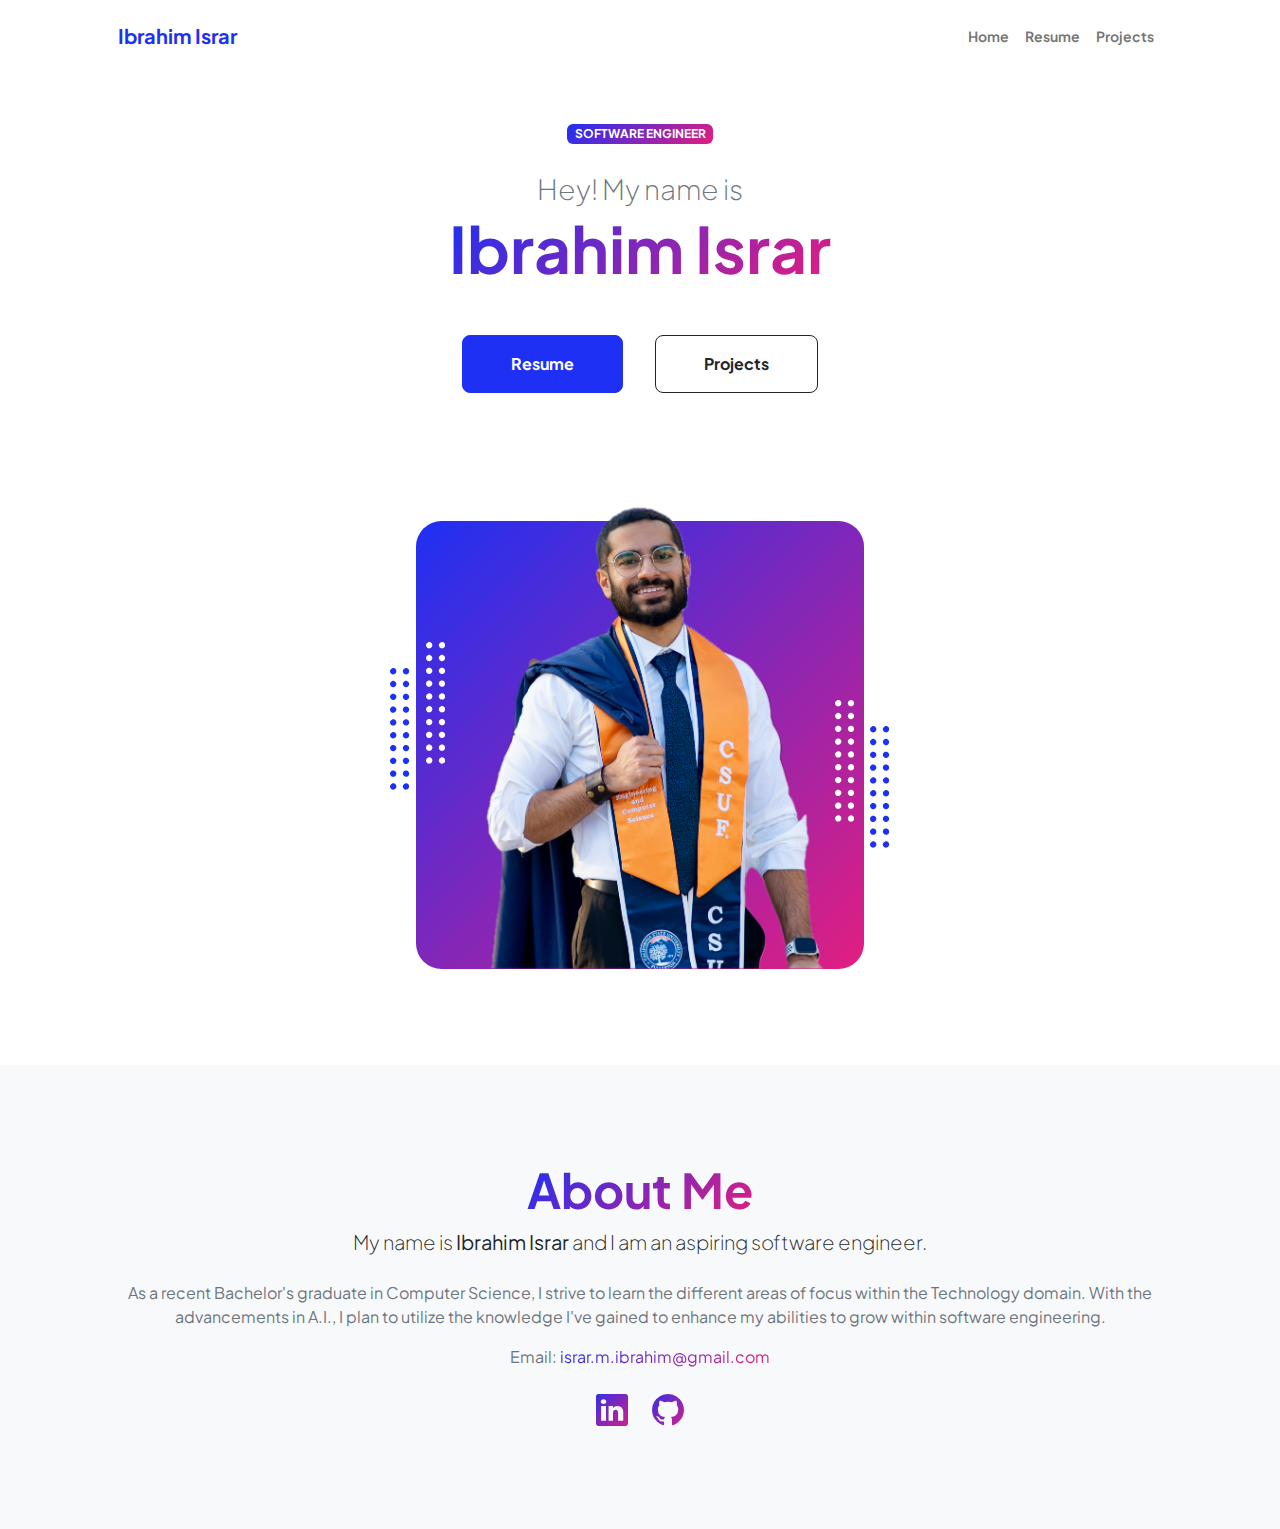
<file: index.html>
<!DOCTYPE html>
<html lang="en" data-bs-theme="dark">
    <head>
        <meta charset="utf-8" />
        <meta name="viewport" content="width=device-width, initial-scale=1, shrink-to-fit=no" />
        <meta name="description" content="" />
        <meta name="author" content="" />
        <title>Ibrahim's Landing Page</title>
        <!-- Favicon-->
        <link rel="icon" type="image/x-icon" href="assets/ibrahim.ico" />
        <!-- Custom Google font-->
        <link rel="preconnect" href="https://fonts.googleapis.com" />
        <link rel="preconnect" href="https://fonts.gstatic.com" crossorigin />
        <link href="https://fonts.googleapis.com/css2?family=Plus+Jakarta+Sans:wght@100;200;300;400;500;600;700;800;900&amp;display=swap" rel="stylesheet" />
        <!-- Bootstrap icons-->
        <link href="https://cdn.jsdelivr.net/npm/bootstrap-icons@1.8.1/font/bootstrap-icons.css" rel="stylesheet" />
        <!-- Core theme CSS (includes Bootstrap)-->
        <link href="css/styles.css" rel="stylesheet" />
    </head>
    <body class="d-flex flex-column h-100">
        <main class="flex-shrink-0">
            <!-- Navigation-->
            <nav class="navbar navbar-expand-lg navbar-light bg-white py-3">
                <div class="container px-5">
                    <a class="navbar-brand" href="index.html"><span class="fw-bolder text-primary">Ibrahim Israr</span></a>
                    <button class="navbar-toggler" type="button" data-bs-toggle="collapse" data-bs-target="#navbarSupportedContent" aria-controls="navbarSupportedContent" aria-expanded="false" aria-label="Toggle navigation"><span class="navbar-toggler-icon"></span></button>
                    <div class="collapse navbar-collapse" id="navbarSupportedContent">
                        <ul class="navbar-nav ms-auto mb-2 mb-lg-0 small fw-bolder">
                            <li class="nav-item"><a class="nav-link" href="index.html">Home</a></li>
                            <li class="nav-item"><a class="nav-link" href="resume.html">Resume</a></li>
                            <li class="nav-item"><a class="nav-link" href="projects.html">Projects</a></li>
                            <!-- <li class="nav-item"><a class="nav-link" href="contact.html">Contact</a></li> -->
                        </ul>
                    </div>
                </div>
            </nav>
            <!-- Header-->
            <header class="py-5">
                <div class="container px-5 pb-5">
                    <div class="row gx-5 align-items-center">
                        <div class="col-xxl-5">
                            <!-- Header text content-->
                            <div class="text-center text-xxl-start">
                                <div class="badge bg-gradient-primary-to-secondary text-white mb-4"><div class="text-uppercase">Software Engineer</div></div>
                                <div class="fs-3 fw-light text-muted">Hey! My name is</div>
                                <h1 class="display-3 fw-bolder mb-5"><span class="text-gradient d-inline">Ibrahim Israr</span></h1>
                                <div class="d-grid gap-3 d-sm-flex justify-content-sm-center justify-content-xxl-start mb-3">
                                    <a class="btn btn-primary btn-lg px-5 py-3 me-sm-3 fs-6 fw-bolder" href="resume.html">Resume</a>
                                    <a class="btn btn-outline-dark btn-lg px-5 py-3 fs-6 fw-bolder" href="projects.html">Projects</a>
                                </div>
                            </div>
                        </div>
                        <div class="col-xxl-7">
                            <!-- Header profile picture-->
                            <div class="d-flex justify-content-center mt-5 mt-xxl-0">
                                <div class="profile bg-gradient-primary-to-secondary">
                                    <!-- TIP: For best results, use a photo with a transparent background like the demo example below-->
                                    <!-- Watch a tutorial on how to do this on YouTube (link)-->
                                    <img class="profile-img" src="assets/profile.png" alt="..." />
                                    <div class="dots-1">
                                        <!-- SVG Dots-->
                                        <svg version="1.1" xmlns="http://www.w3.org/2000/svg" xmlns:xlink="http://www.w3.org/1999/xlink" x="0px" y="0px" viewBox="0 0 191.6 1215.4" style="enable-background: new 0 0 191.6 1215.4" xml:space="preserve">
                                            <g transform="translate(0.000000,1280.000000) scale(0.100000,-0.100000)">
                                                <path d="M227.7,12788.6c-105-35-200-141-222-248c-43-206,163-412,369-369c155,32,275,190,260,339c-11,105-90,213-190,262        C383.7,12801.6,289.7,12808.6,227.7,12788.6z"></path>
                                                <path d="M1507.7,12788.6c-151-50-253-216-222-362c25-119,136-230,254-255c194-41,395,142,375,339c-11,105-90,213-190,262        C1663.7,12801.6,1569.7,12808.6,1507.7,12788.6z"></path>
                                                <path d="M227.7,11508.6c-105-35-200-141-222-248c-43-206,163-412,369-369c155,32,275,190,260,339c-11,105-90,213-190,262        C383.7,11521.6,289.7,11528.6,227.7,11508.6z"></path>
                                                <path d="M1507.7,11508.6c-151-50-253-216-222-362c25-119,136-230,254-255c194-41,395,142,375,339c-11,105-90,213-190,262        C1663.7,11521.6,1569.7,11528.6,1507.7,11508.6z"></path>
                                                <path d="M227.7,10228.6c-105-35-200-141-222-248c-43-206,163-412,369-369c155,32,275,190,260,339c-11,105-90,213-190,262        C383.7,10241.6,289.7,10248.6,227.7,10228.6z"></path>
                                                <path d="M1507.7,10228.6c-105-35-200-141-222-248c-43-206,163-412,369-369c155,32,275,190,260,339c-11,105-90,213-190,262        C1663.7,10241.6,1569.7,10248.6,1507.7,10228.6z"></path>
                                                <path d="M227.7,8948.6c-105-35-200-141-222-248c-43-206,163-412,369-369c155,32,275,190,260,339c-11,105-90,213-190,262        C383.7,8961.6,289.7,8968.6,227.7,8948.6z"></path>
                                                <path d="M1507.7,8948.6c-105-35-200-141-222-248c-43-206,163-412,369-369c155,32,275,190,260,339c-11,105-90,213-190,262        C1663.7,8961.6,1569.7,8968.6,1507.7,8948.6z"></path>
                                                <path d="M227.7,7668.6c-105-35-200-141-222-248c-43-206,163-412,369-369c155,32,275,190,260,339c-11,105-90,213-190,262        C383.7,7681.6,289.7,7688.6,227.7,7668.6z"></path>
                                                <path d="M1507.7,7668.6c-105-35-200-141-222-248c-43-206,163-412,369-369c155,32,275,190,260,339c-11,105-90,213-190,262        C1663.7,7681.6,1569.7,7688.6,1507.7,7668.6z"></path>
                                                <path d="M227.7,6388.6c-105-35-200-141-222-248c-43-206,163-412,369-369c155,32,275,190,260,339c-11,105-90,213-190,262        C383.7,6401.6,289.7,6408.6,227.7,6388.6z"></path>
                                                <path d="M1507.7,6388.6c-105-35-200-141-222-248c-43-206,163-412,369-369c155,32,275,190,260,339c-11,105-90,213-190,262        C1663.7,6401.6,1569.7,6408.6,1507.7,6388.6z"></path>
                                                <path d="M227.7,5108.6c-105-35-200-141-222-248c-43-206,163-412,369-369c155,32,275,190,260,339c-11,105-90,213-190,262        C383.7,5121.6,289.7,5128.6,227.7,5108.6z"></path>
                                                <path d="M1507.7,5108.6c-105-35-200-141-222-248c-43-206,163-412,369-369c155,32,275,190,260,339c-11,105-90,213-190,262        C1663.7,5121.6,1569.7,5128.6,1507.7,5108.6z"></path>
                                                <path d="M227.7,3828.6c-105-35-200-141-222-248c-43-206,163-412,369-369c155,32,275,190,260,339c-11,105-90,213-190,262        C383.7,3841.6,289.7,3848.6,227.7,3828.6z"></path>
                                                <path d="M1507.7,3828.6c-105-35-200-141-222-248c-43-206,163-412,369-369c155,32,275,190,260,339c-11,105-90,213-190,262        C1663.7,3841.6,1569.7,3848.6,1507.7,3828.6z"></path>
                                                <path d="M227.7,2548.6c-105-35-200-141-222-248c-43-206,163-412,369-369c155,32,275,190,260,339c-11,105-90,213-190,262        C383.7,2561.6,289.7,2568.6,227.7,2548.6z"></path>
                                                <path d="M1507.7,2548.6c-105-35-200-141-222-248c-43-206,163-412,369-369c155,32,275,190,260,339c-11,105-90,213-190,262        C1663.7,2561.6,1569.7,2568.6,1507.7,2548.6z"></path>
                                                <path d="M227.7,1268.6c-105-35-200-141-222-248c-43-206,163-412,369-369c155,32,275,190,260,339c-11,105-90,213-190,262        C383.7,1281.6,289.7,1288.6,227.7,1268.6z"></path>
                                                <path d="M1507.7,1268.6c-105-35-200-141-222-248c-43-206,163-412,369-369c155,32,275,190,260,339c-11,105-90,213-190,262        C1663.7,1281.6,1569.7,1288.6,1507.7,1268.6z"></path>
                                            </g>
                                        </svg>
                                        <!-- END of SVG dots-->
                                    </div>
                                    <div class="dots-2">
                                        <!-- SVG Dots-->
                                        <svg version="1.1" xmlns="http://www.w3.org/2000/svg" xmlns:xlink="http://www.w3.org/1999/xlink" x="0px" y="0px" viewBox="0 0 191.6 1215.4" style="enable-background: new 0 0 191.6 1215.4" xml:space="preserve">
                                            <g transform="translate(0.000000,1280.000000) scale(0.100000,-0.100000)">
                                                <path d="M227.7,12788.6c-105-35-200-141-222-248c-43-206,163-412,369-369c155,32,275,190,260,339c-11,105-90,213-190,262        C383.7,12801.6,289.7,12808.6,227.7,12788.6z"></path>
                                                <path d="M1507.7,12788.6c-151-50-253-216-222-362c25-119,136-230,254-255c194-41,395,142,375,339c-11,105-90,213-190,262        C1663.7,12801.6,1569.7,12808.6,1507.7,12788.6z"></path>
                                                <path d="M227.7,11508.6c-105-35-200-141-222-248c-43-206,163-412,369-369c155,32,275,190,260,339c-11,105-90,213-190,262        C383.7,11521.6,289.7,11528.6,227.7,11508.6z"></path>
                                                <path d="M1507.7,11508.6c-151-50-253-216-222-362c25-119,136-230,254-255c194-41,395,142,375,339c-11,105-90,213-190,262        C1663.7,11521.6,1569.7,11528.6,1507.7,11508.6z"></path>
                                                <path d="M227.7,10228.6c-105-35-200-141-222-248c-43-206,163-412,369-369c155,32,275,190,260,339c-11,105-90,213-190,262        C383.7,10241.6,289.7,10248.6,227.7,10228.6z"></path>
                                                <path d="M1507.7,10228.6c-105-35-200-141-222-248c-43-206,163-412,369-369c155,32,275,190,260,339c-11,105-90,213-190,262        C1663.7,10241.6,1569.7,10248.6,1507.7,10228.6z"></path>
                                                <path d="M227.7,8948.6c-105-35-200-141-222-248c-43-206,163-412,369-369c155,32,275,190,260,339c-11,105-90,213-190,262        C383.7,8961.6,289.7,8968.6,227.7,8948.6z"></path>
                                                <path d="M1507.7,8948.6c-105-35-200-141-222-248c-43-206,163-412,369-369c155,32,275,190,260,339c-11,105-90,213-190,262        C1663.7,8961.6,1569.7,8968.6,1507.7,8948.6z"></path>
                                                <path d="M227.7,7668.6c-105-35-200-141-222-248c-43-206,163-412,369-369c155,32,275,190,260,339c-11,105-90,213-190,262        C383.7,7681.6,289.7,7688.6,227.7,7668.6z"></path>
                                                <path d="M1507.7,7668.6c-105-35-200-141-222-248c-43-206,163-412,369-369c155,32,275,190,260,339c-11,105-90,213-190,262        C1663.7,7681.6,1569.7,7688.6,1507.7,7668.6z"></path>
                                                <path d="M227.7,6388.6c-105-35-200-141-222-248c-43-206,163-412,369-369c155,32,275,190,260,339c-11,105-90,213-190,262        C383.7,6401.6,289.7,6408.6,227.7,6388.6z"></path>
                                                <path d="M1507.7,6388.6c-105-35-200-141-222-248c-43-206,163-412,369-369c155,32,275,190,260,339c-11,105-90,213-190,262        C1663.7,6401.6,1569.7,6408.6,1507.7,6388.6z"></path>
                                                <path d="M227.7,5108.6c-105-35-200-141-222-248c-43-206,163-412,369-369c155,32,275,190,260,339c-11,105-90,213-190,262        C383.7,5121.6,289.7,5128.6,227.7,5108.6z"></path>
                                                <path d="M1507.7,5108.6c-105-35-200-141-222-248c-43-206,163-412,369-369c155,32,275,190,260,339c-11,105-90,213-190,262        C1663.7,5121.6,1569.7,5128.6,1507.7,5108.6z"></path>
                                                <path d="M227.7,3828.6c-105-35-200-141-222-248c-43-206,163-412,369-369c155,32,275,190,260,339c-11,105-90,213-190,262        C383.7,3841.6,289.7,3848.6,227.7,3828.6z"></path>
                                                <path d="M1507.7,3828.6c-105-35-200-141-222-248c-43-206,163-412,369-369c155,32,275,190,260,339c-11,105-90,213-190,262        C1663.7,3841.6,1569.7,3848.6,1507.7,3828.6z"></path>
                                                <path d="M227.7,2548.6c-105-35-200-141-222-248c-43-206,163-412,369-369c155,32,275,190,260,339c-11,105-90,213-190,262        C383.7,2561.6,289.7,2568.6,227.7,2548.6z"></path>
                                                <path d="M1507.7,2548.6c-105-35-200-141-222-248c-43-206,163-412,369-369c155,32,275,190,260,339c-11,105-90,213-190,262        C1663.7,2561.6,1569.7,2568.6,1507.7,2548.6z"></path>
                                                <path d="M227.7,1268.6c-105-35-200-141-222-248c-43-206,163-412,369-369c155,32,275,190,260,339c-11,105-90,213-190,262        C383.7,1281.6,289.7,1288.6,227.7,1268.6z"></path>
                                                <path d="M1507.7,1268.6c-105-35-200-141-222-248c-43-206,163-412,369-369c155,32,275,190,260,339c-11,105-90,213-190,262        C1663.7,1281.6,1569.7,1288.6,1507.7,1268.6z"></path>
                                            </g>
                                        </svg>
                                        <!-- END of SVG dots-->
                                    </div>
                                    <div class="dots-3">
                                        <!-- SVG Dots-->
                                        <svg version="1.1" xmlns="http://www.w3.org/2000/svg" xmlns:xlink="http://www.w3.org/1999/xlink" x="0px" y="0px" viewBox="0 0 191.6 1215.4" style="enable-background: new 0 0 191.6 1215.4" xml:space="preserve">
                                            <g transform="translate(0.000000,1280.000000) scale(0.100000,-0.100000)">
                                                <path d="M227.7,12788.6c-105-35-200-141-222-248c-43-206,163-412,369-369c155,32,275,190,260,339c-11,105-90,213-190,262        C383.7,12801.6,289.7,12808.6,227.7,12788.6z"></path>
                                                <path d="M1507.7,12788.6c-151-50-253-216-222-362c25-119,136-230,254-255c194-41,395,142,375,339c-11,105-90,213-190,262        C1663.7,12801.6,1569.7,12808.6,1507.7,12788.6z"></path>
                                                <path d="M227.7,11508.6c-105-35-200-141-222-248c-43-206,163-412,369-369c155,32,275,190,260,339c-11,105-90,213-190,262        C383.7,11521.6,289.7,11528.6,227.7,11508.6z"></path>
                                                <path d="M1507.7,11508.6c-151-50-253-216-222-362c25-119,136-230,254-255c194-41,395,142,375,339c-11,105-90,213-190,262        C1663.7,11521.6,1569.7,11528.6,1507.7,11508.6z"></path>
                                                <path d="M227.7,10228.6c-105-35-200-141-222-248c-43-206,163-412,369-369c155,32,275,190,260,339c-11,105-90,213-190,262        C383.7,10241.6,289.7,10248.6,227.7,10228.6z"></path>
                                                <path d="M1507.7,10228.6c-105-35-200-141-222-248c-43-206,163-412,369-369c155,32,275,190,260,339c-11,105-90,213-190,262        C1663.7,10241.6,1569.7,10248.6,1507.7,10228.6z"></path>
                                                <path d="M227.7,8948.6c-105-35-200-141-222-248c-43-206,163-412,369-369c155,32,275,190,260,339c-11,105-90,213-190,262        C383.7,8961.6,289.7,8968.6,227.7,8948.6z"></path>
                                                <path d="M1507.7,8948.6c-105-35-200-141-222-248c-43-206,163-412,369-369c155,32,275,190,260,339c-11,105-90,213-190,262        C1663.7,8961.6,1569.7,8968.6,1507.7,8948.6z"></path>
                                                <path d="M227.7,7668.6c-105-35-200-141-222-248c-43-206,163-412,369-369c155,32,275,190,260,339c-11,105-90,213-190,262        C383.7,7681.6,289.7,7688.6,227.7,7668.6z"></path>
                                                <path d="M1507.7,7668.6c-105-35-200-141-222-248c-43-206,163-412,369-369c155,32,275,190,260,339c-11,105-90,213-190,262        C1663.7,7681.6,1569.7,7688.6,1507.7,7668.6z"></path>
                                                <path d="M227.7,6388.6c-105-35-200-141-222-248c-43-206,163-412,369-369c155,32,275,190,260,339c-11,105-90,213-190,262        C383.7,6401.6,289.7,6408.6,227.7,6388.6z"></path>
                                                <path d="M1507.7,6388.6c-105-35-200-141-222-248c-43-206,163-412,369-369c155,32,275,190,260,339c-11,105-90,213-190,262        C1663.7,6401.6,1569.7,6408.6,1507.7,6388.6z"></path>
                                                <path d="M227.7,5108.6c-105-35-200-141-222-248c-43-206,163-412,369-369c155,32,275,190,260,339c-11,105-90,213-190,262        C383.7,5121.6,289.7,5128.6,227.7,5108.6z"></path>
                                                <path d="M1507.7,5108.6c-105-35-200-141-222-248c-43-206,163-412,369-369c155,32,275,190,260,339c-11,105-90,213-190,262        C1663.7,5121.6,1569.7,5128.6,1507.7,5108.6z"></path>
                                                <path d="M227.7,3828.6c-105-35-200-141-222-248c-43-206,163-412,369-369c155,32,275,190,260,339c-11,105-90,213-190,262        C383.7,3841.6,289.7,3848.6,227.7,3828.6z"></path>
                                                <path d="M1507.7,3828.6c-105-35-200-141-222-248c-43-206,163-412,369-369c155,32,275,190,260,339c-11,105-90,213-190,262        C1663.7,3841.6,1569.7,3848.6,1507.7,3828.6z"></path>
                                                <path d="M227.7,2548.6c-105-35-200-141-222-248c-43-206,163-412,369-369c155,32,275,190,260,339c-11,105-90,213-190,262        C383.7,2561.6,289.7,2568.6,227.7,2548.6z"></path>
                                                <path d="M1507.7,2548.6c-105-35-200-141-222-248c-43-206,163-412,369-369c155,32,275,190,260,339c-11,105-90,213-190,262        C1663.7,2561.6,1569.7,2568.6,1507.7,2548.6z"></path>
                                                <path d="M227.7,1268.6c-105-35-200-141-222-248c-43-206,163-412,369-369c155,32,275,190,260,339c-11,105-90,213-190,262        C383.7,1281.6,289.7,1288.6,227.7,1268.6z"></path>
                                                <path d="M1507.7,1268.6c-105-35-200-141-222-248c-43-206,163-412,369-369c155,32,275,190,260,339c-11,105-90,213-190,262        C1663.7,1281.6,1569.7,1288.6,1507.7,1268.6z"></path>
                                            </g>
                                        </svg>
                                        <!-- END of SVG dots-->
                                    </div>
                                    <div class="dots-4">
                                        <!-- SVG Dots-->
                                        <svg version="1.1" xmlns="http://www.w3.org/2000/svg" xmlns:xlink="http://www.w3.org/1999/xlink" x="0px" y="0px" viewBox="0 0 191.6 1215.4" style="enable-background: new 0 0 191.6 1215.4" xml:space="preserve">
                                            <g transform="translate(0.000000,1280.000000) scale(0.100000,-0.100000)">
                                                <path d="M227.7,12788.6c-105-35-200-141-222-248c-43-206,163-412,369-369c155,32,275,190,260,339c-11,105-90,213-190,262        C383.7,12801.6,289.7,12808.6,227.7,12788.6z"></path>
                                                <path d="M1507.7,12788.6c-151-50-253-216-222-362c25-119,136-230,254-255c194-41,395,142,375,339c-11,105-90,213-190,262        C1663.7,12801.6,1569.7,12808.6,1507.7,12788.6z"></path>
                                                <path d="M227.7,11508.6c-105-35-200-141-222-248c-43-206,163-412,369-369c155,32,275,190,260,339c-11,105-90,213-190,262        C383.7,11521.6,289.7,11528.6,227.7,11508.6z"></path>
                                                <path d="M1507.7,11508.6c-151-50-253-216-222-362c25-119,136-230,254-255c194-41,395,142,375,339c-11,105-90,213-190,262        C1663.7,11521.6,1569.7,11528.6,1507.7,11508.6z"></path>
                                                <path d="M227.7,10228.6c-105-35-200-141-222-248c-43-206,163-412,369-369c155,32,275,190,260,339c-11,105-90,213-190,262        C383.7,10241.6,289.7,10248.6,227.7,10228.6z"></path>
                                                <path d="M1507.7,10228.6c-105-35-200-141-222-248c-43-206,163-412,369-369c155,32,275,190,260,339c-11,105-90,213-190,262        C1663.7,10241.6,1569.7,10248.6,1507.7,10228.6z"></path>
                                                <path d="M227.7,8948.6c-105-35-200-141-222-248c-43-206,163-412,369-369c155,32,275,190,260,339c-11,105-90,213-190,262        C383.7,8961.6,289.7,8968.6,227.7,8948.6z"></path>
                                                <path d="M1507.7,8948.6c-105-35-200-141-222-248c-43-206,163-412,369-369c155,32,275,190,260,339c-11,105-90,213-190,262        C1663.7,8961.6,1569.7,8968.6,1507.7,8948.6z"></path>
                                                <path d="M227.7,7668.6c-105-35-200-141-222-248c-43-206,163-412,369-369c155,32,275,190,260,339c-11,105-90,213-190,262        C383.7,7681.6,289.7,7688.6,227.7,7668.6z"></path>
                                                <path d="M1507.7,7668.6c-105-35-200-141-222-248c-43-206,163-412,369-369c155,32,275,190,260,339c-11,105-90,213-190,262        C1663.7,7681.6,1569.7,7688.6,1507.7,7668.6z"></path>
                                                <path d="M227.7,6388.6c-105-35-200-141-222-248c-43-206,163-412,369-369c155,32,275,190,260,339c-11,105-90,213-190,262        C383.7,6401.6,289.7,6408.6,227.7,6388.6z"></path>
                                                <path d="M1507.7,6388.6c-105-35-200-141-222-248c-43-206,163-412,369-369c155,32,275,190,260,339c-11,105-90,213-190,262        C1663.7,6401.6,1569.7,6408.6,1507.7,6388.6z"></path>
                                                <path d="M227.7,5108.6c-105-35-200-141-222-248c-43-206,163-412,369-369c155,32,275,190,260,339c-11,105-90,213-190,262        C383.7,5121.6,289.7,5128.6,227.7,5108.6z"></path>
                                                <path d="M1507.7,5108.6c-105-35-200-141-222-248c-43-206,163-412,369-369c155,32,275,190,260,339c-11,105-90,213-190,262        C1663.7,5121.6,1569.7,5128.6,1507.7,5108.6z"></path>
                                                <path d="M227.7,3828.6c-105-35-200-141-222-248c-43-206,163-412,369-369c155,32,275,190,260,339c-11,105-90,213-190,262        C383.7,3841.6,289.7,3848.6,227.7,3828.6z"></path>
                                                <path d="M1507.7,3828.6c-105-35-200-141-222-248c-43-206,163-412,369-369c155,32,275,190,260,339c-11,105-90,213-190,262        C1663.7,3841.6,1569.7,3848.6,1507.7,3828.6z"></path>
                                                <path d="M227.7,2548.6c-105-35-200-141-222-248c-43-206,163-412,369-369c155,32,275,190,260,339c-11,105-90,213-190,262        C383.7,2561.6,289.7,2568.6,227.7,2548.6z"></path>
                                                <path d="M1507.7,2548.6c-105-35-200-141-222-248c-43-206,163-412,369-369c155,32,275,190,260,339c-11,105-90,213-190,262        C1663.7,2561.6,1569.7,2568.6,1507.7,2548.6z"></path>
                                                <path d="M227.7,1268.6c-105-35-200-141-222-248c-43-206,163-412,369-369c155,32,275,190,260,339c-11,105-90,213-190,262        C383.7,1281.6,289.7,1288.6,227.7,1268.6z"></path>
                                                <path d="M1507.7,1268.6c-105-35-200-141-222-248c-43-206,163-412,369-369c155,32,275,190,260,339c-11,105-90,213-190,262        C1663.7,1281.6,1569.7,1288.6,1507.7,1268.6z"></path>
                                            </g>
                                        </svg>
                                        <!-- END of SVG dots-->
                                    </div>
                                </div>
                            </div>
                        </div>
                    </div>
                </div>
            </header>
            <!-- About Section-->
            <section class="bg-light py-5">
                <div class="container px-5">
                    <div class="row gx-5 justify-content-center">
                        <div class="col-xxl-8">
                            <div class="text-center my-5">
                                <h2 class="display-5 fw-bolder"><span class="text-gradient d-inline">About Me</span></h2>
                                <p class="lead fw-light mb-4">My name is <b>Ibrahim Israr</b> and I am an aspiring software engineer.</p>
                                <p class="text-muted">As a recent Bachelor's graduate in Computer Science, I strive
                                    to learn the different areas of focus within the Technology domain. With the advancements in A.I., I plan to utilize the knowledge I've gained to enhance my abilities to grow within software engineering.</p>
                                    <p class="text-muted">Email: 
                                        <a class="text-gradient" href="mailto:israr.m.ibrahim@gmail.com">israr.m.ibrahim@gmail.com</a>
                                    </p>
                                <div class="d-flex justify-content-center fs-2 gap-4">
                                    <a class="text-gradient" href="https://www.linkedin.com/in/mohammad-israr/" target="_blank"><i class="bi bi-linkedin"></i></a>
                                    <a class="text-gradient" href="https://github.com/ibrahi-m0h" target="_blank"><i class="bi bi-github"></i></a>
                                </div>
                            </div>
                        </div>
                    </div>
                </div>
            </section>
        </main>
        <!-- Footer-->
        <!-- <footer class="bg-white py-4 mt-auto">
            <div class="container px-5">
                <div class="row align-items-center justify-content-between flex-column flex-sm-row">
                    <div class="col-auto"><div class="small m-0">Copyright &copy; Your Website 2023</div></div>
                    <div class="col-auto">
                        <a class="small" href="#!">Privacy</a>
                        <span class="mx-1">&middot;</span>
                        <a class="small" href="#!">Terms</a>
                        <span class="mx-1">&middot;</span>
                        <a class="small" href="#!">Contact</a>
                    </div>
                </div>
            </div>
        </footer> -->
        <!-- Bootstrap core JS-->
        <script src="https://cdn.jsdelivr.net/npm/bootstrap@5.3.0/dist/js/bootstrap.bundle.min.js"></script>
        <!-- Core theme JS-->
        <script src="js/scripts.js"></script>
    </body>
</html>
</file>
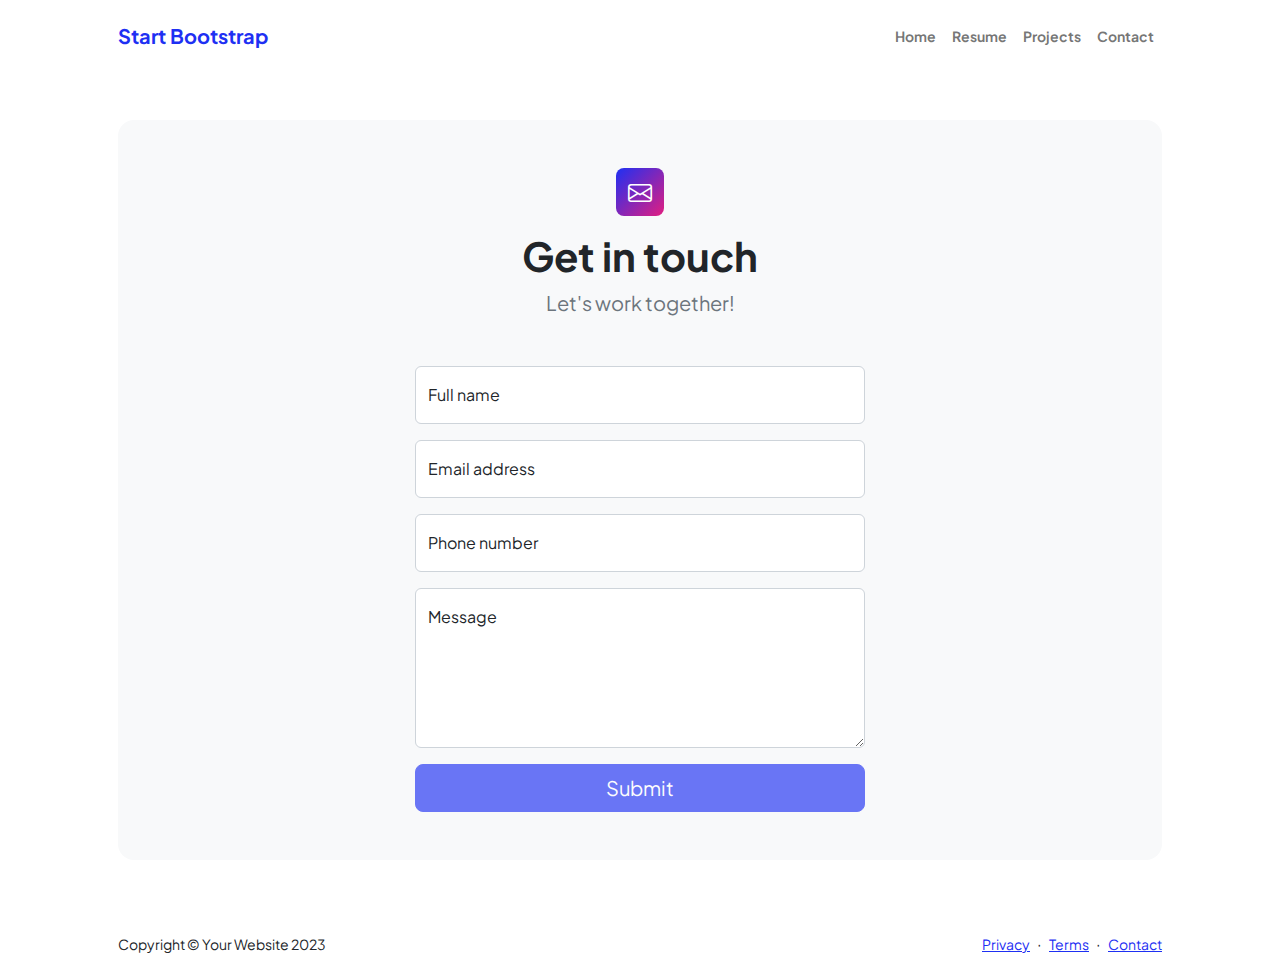
<file: contact.html>
<!DOCTYPE html>
<html lang="en">
    <head>
        <meta charset="utf-8" />
        <meta name="viewport" content="width=device-width, initial-scale=1, shrink-to-fit=no" />
        <meta name="description" content />
        <meta name="author" content />
        <title>Modern Business - Start Bootstrap Template</title>
        <!-- Favicon-->
        <link rel="icon" type="image/x-icon" href="assets/favicon.ico" />
        <!-- Custom Google font-->
        <link rel="preconnect" href="https://fonts.googleapis.com" />
        <link rel="preconnect" href="https://fonts.gstatic.com" crossorigin />
        <link href="https://fonts.googleapis.com/css2?family=Plus+Jakarta+Sans:wght@100;200;300;400;500;600;700;800;900&amp;display=swap" rel="stylesheet" />
        <!-- Bootstrap icons-->
        <link href="https://cdn.jsdelivr.net/npm/bootstrap-icons@1.8.1/font/bootstrap-icons.css" rel="stylesheet" />
        <!-- Core theme CSS (includes Bootstrap)-->
        <link href="css/styles.css" rel="stylesheet" />
    </head>
    <body class="d-flex flex-column">
        <main class="flex-shrink-0">
            <!-- Navigation-->
            <nav class="navbar navbar-expand-lg navbar-light bg-white py-3">
                <div class="container px-5">
                    <a class="navbar-brand" href="index.html"><span class="fw-bolder text-primary">Start Bootstrap</span></a>
                    <button class="navbar-toggler" type="button" data-bs-toggle="collapse" data-bs-target="#navbarSupportedContent" aria-controls="navbarSupportedContent" aria-expanded="false" aria-label="Toggle navigation"><span class="navbar-toggler-icon"></span></button>
                    <div class="collapse navbar-collapse" id="navbarSupportedContent">
                        <ul class="navbar-nav ms-auto mb-2 mb-lg-0 small fw-bolder">
                            <li class="nav-item"><a class="nav-link" href="index.html">Home</a></li>
                            <li class="nav-item"><a class="nav-link" href="resume.html">Resume</a></li>
                            <li class="nav-item"><a class="nav-link" href="projects.html">Projects</a></li>
                            <li class="nav-item"><a class="nav-link" href="contact.html">Contact</a></li>
                        </ul>
                    </div>
                </div>
            </nav>
            <!-- Page content-->
            <section class="py-5">
                <div class="container px-5">
                    <!-- Contact form-->
                    <div class="bg-light rounded-4 py-5 px-4 px-md-5">
                        <div class="text-center mb-5">
                            <div class="feature bg-primary bg-gradient-primary-to-secondary text-white rounded-3 mb-3"><i class="bi bi-envelope"></i></div>
                            <h1 class="fw-bolder">Get in touch</h1>
                            <p class="lead fw-normal text-muted mb-0">Let's work together!</p>
                        </div>
                        <div class="row gx-5 justify-content-center">
                            <div class="col-lg-8 col-xl-6">
                                <!-- * * * * * * * * * * * * * * *-->
                                <!-- * * SB Forms Contact Form * *-->
                                <!-- * * * * * * * * * * * * * * *-->
                                <!-- This form is pre-integrated with SB Forms.-->
                                <!-- To make this form functional, sign up at-->
                                <!-- https://startbootstrap.com/solution/contact-forms-->
                                <!-- to get an API token!-->
                                <form id="contactForm" data-sb-form-api-token="API_TOKEN">
                                    <!-- Name input-->
                                    <div class="form-floating mb-3">
                                        <input class="form-control" id="name" type="text" placeholder="Enter your name..." data-sb-validations="required" />
                                        <label for="name">Full name</label>
                                        <div class="invalid-feedback" data-sb-feedback="name:required">A name is required.</div>
                                    </div>
                                    <!-- Email address input-->
                                    <div class="form-floating mb-3">
                                        <input class="form-control" id="email" type="email" placeholder="name@example.com" data-sb-validations="required,email" />
                                        <label for="email">Email address</label>
                                        <div class="invalid-feedback" data-sb-feedback="email:required">An email is required.</div>
                                        <div class="invalid-feedback" data-sb-feedback="email:email">Email is not valid.</div>
                                    </div>
                                    <!-- Phone number input-->
                                    <div class="form-floating mb-3">
                                        <input class="form-control" id="phone" type="tel" placeholder="(123) 456-7890" data-sb-validations="required" />
                                        <label for="phone">Phone number</label>
                                        <div class="invalid-feedback" data-sb-feedback="phone:required">A phone number is required.</div>
                                    </div>
                                    <!-- Message input-->
                                    <div class="form-floating mb-3">
                                        <textarea class="form-control" id="message" type="text" placeholder="Enter your message here..." style="height: 10rem" data-sb-validations="required"></textarea>
                                        <label for="message">Message</label>
                                        <div class="invalid-feedback" data-sb-feedback="message:required">A message is required.</div>
                                    </div>
                                    <!-- Submit success message-->
                                    <!---->
                                    <!-- This is what your users will see when the form-->
                                    <!-- has successfully submitted-->
                                    <div class="d-none" id="submitSuccessMessage">
                                        <div class="text-center mb-3">
                                            <div class="fw-bolder">Form submission successful!</div>
                                            To activate this form, sign up at
                                            <br />
                                            <a href="https://startbootstrap.com/solution/contact-forms">https://startbootstrap.com/solution/contact-forms</a>
                                        </div>
                                    </div>
                                    <!-- Submit error message-->
                                    <!---->
                                    <!-- This is what your users will see when there is-->
                                    <!-- an error submitting the form-->
                                    <div class="d-none" id="submitErrorMessage"><div class="text-center text-danger mb-3">Error sending message!</div></div>
                                    <!-- Submit Button-->
                                    <div class="d-grid"><button class="btn btn-primary btn-lg disabled" id="submitButton" type="submit">Submit</button></div>
                                </form>
                            </div>
                        </div>
                    </div>
                </div>
            </section>
        </main>
        <!-- Footer-->
        <footer class="bg-white py-4 mt-auto">
            <div class="container px-5">
                <div class="row align-items-center justify-content-between flex-column flex-sm-row">
                    <div class="col-auto"><div class="small m-0">Copyright &copy; Your Website 2023</div></div>
                    <div class="col-auto">
                        <a class="small" href="#!">Privacy</a>
                        <span class="mx-1">&middot;</span>
                        <a class="small" href="#!">Terms</a>
                        <span class="mx-1">&middot;</span>
                        <a class="small" href="#!">Contact</a>
                    </div>
                </div>
            </div>
        </footer>
        <!-- Bootstrap core JS-->
        <script src="https://cdn.jsdelivr.net/npm/bootstrap@5.2.3/dist/js/bootstrap.bundle.min.js"></script>
        <!-- Core theme JS-->
        <script src="js/scripts.js"></script>
        <!-- * * * * * * * * * * * * * * * * * * * * * * * * * * * * * * * * * * * * * * * *-->
        <!-- * *                               SB Forms JS                               * *-->
        <!-- * * Activate your form at https://startbootstrap.com/solution/contact-forms * *-->
        <!-- * * * * * * * * * * * * * * * * * * * * * * * * * * * * * * * * * * * * * * * *-->
        <script src="https://cdn.startbootstrap.com/sb-forms-latest.js"></script>
    </body>
</html>
</file>
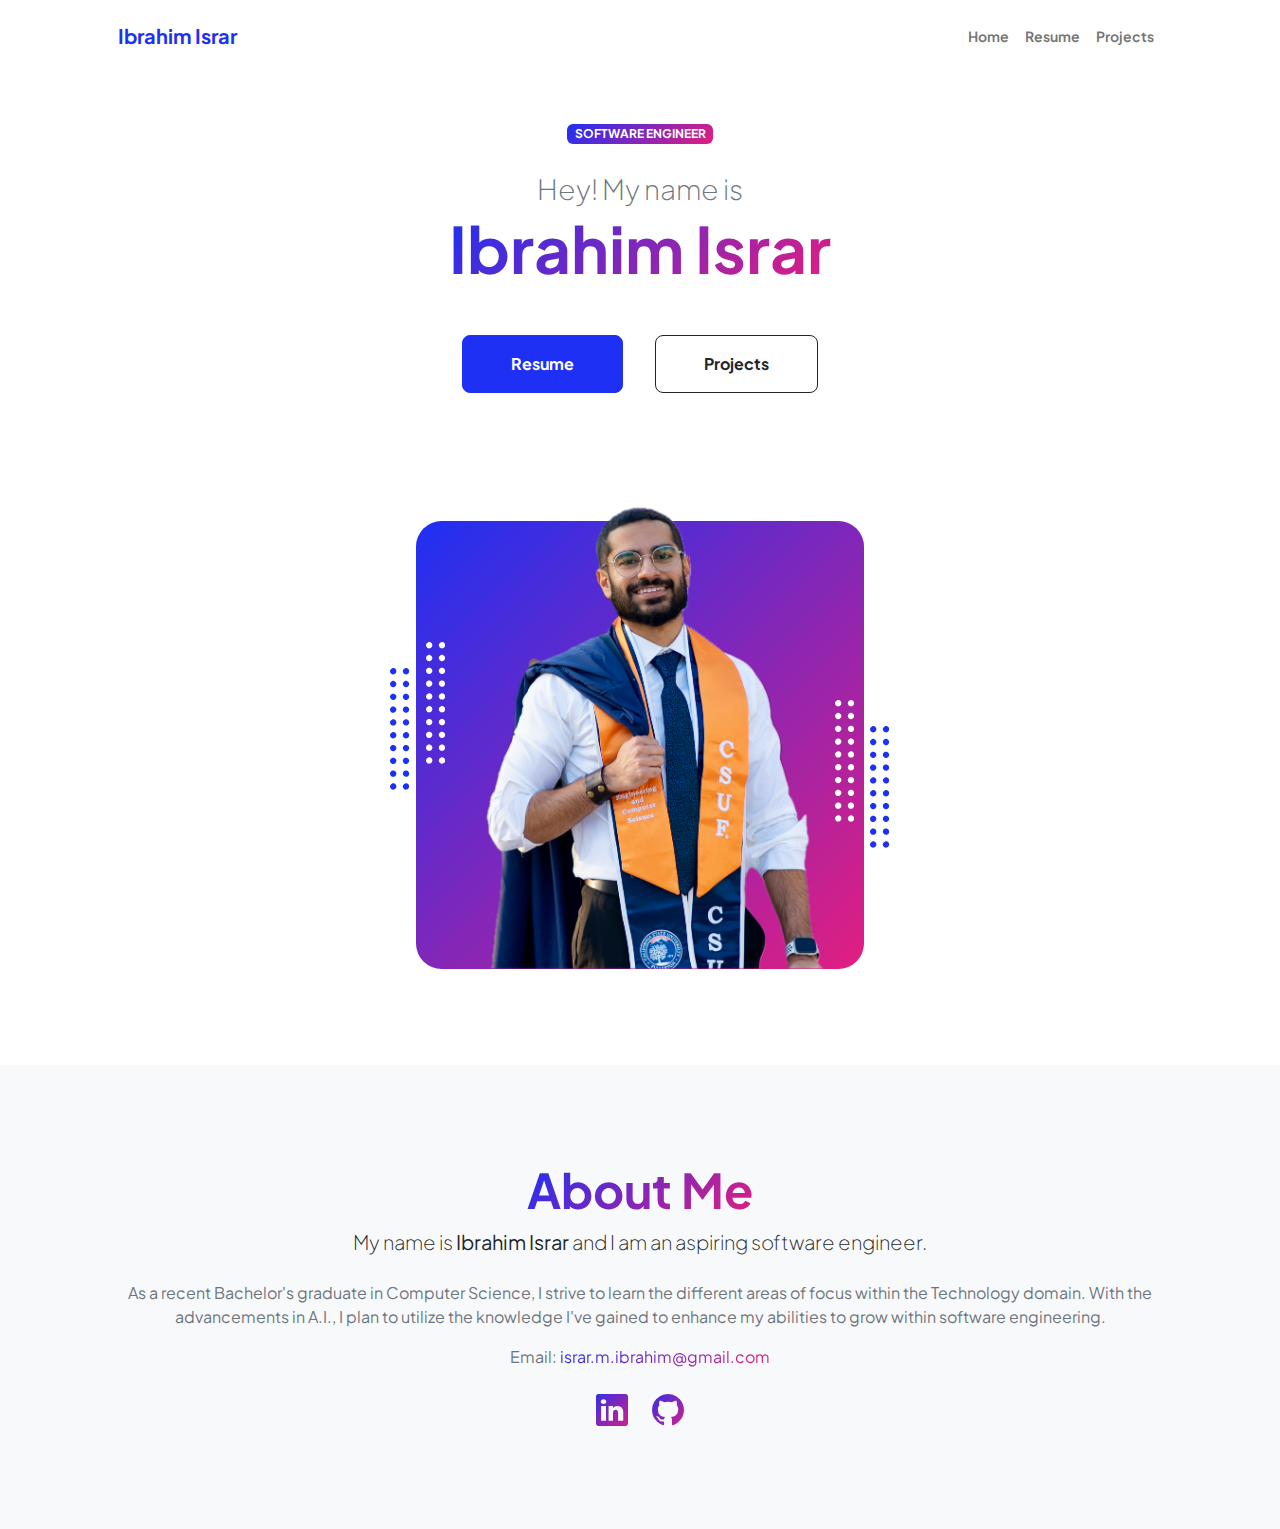
<file: landing.html>
<!DOCTYPE html>
<html lang="en" data-bs-theme="dark">
    <head>
        <meta charset="utf-8" />
        <meta name="viewport" content="width=device-width, initial-scale=1, shrink-to-fit=no" />
        <meta name="description" content="" />
        <meta name="author" content="" />
        <title>Ibrahim's Landing Page</title>
        <!-- Favicon-->
        <link rel="icon" type="image/x-icon" href="assets/ibrahim.ico" />
        <!-- Custom Google font-->
        <link rel="preconnect" href="https://fonts.googleapis.com" />
        <link rel="preconnect" href="https://fonts.gstatic.com" crossorigin />
        <link href="https://fonts.googleapis.com/css2?family=Plus+Jakarta+Sans:wght@100;200;300;400;500;600;700;800;900&amp;display=swap" rel="stylesheet" />
        <!-- Bootstrap icons-->
        <link href="https://cdn.jsdelivr.net/npm/bootstrap-icons@1.8.1/font/bootstrap-icons.css" rel="stylesheet" />
        <!-- Core theme CSS (includes Bootstrap)-->
        <link href="css/styles.css" rel="stylesheet" />
    </head>
    <body class="d-flex flex-column h-100">
        <main class="flex-shrink-0">
            <!-- Navigation-->
            <nav class="navbar navbar-expand-lg navbar-light bg-white py-3">
                <div class="container px-5">
                    <a class="navbar-brand" href="landing.html"><span class="fw-bolder text-primary">Ibrahim Israr</span></a>
                    <button class="navbar-toggler" type="button" data-bs-toggle="collapse" data-bs-target="#navbarSupportedContent" aria-controls="navbarSupportedContent" aria-expanded="false" aria-label="Toggle navigation"><span class="navbar-toggler-icon"></span></button>
                    <div class="collapse navbar-collapse" id="navbarSupportedContent">
                        <ul class="navbar-nav ms-auto mb-2 mb-lg-0 small fw-bolder">
                            <li class="nav-item"><a class="nav-link" href="landing.html">Home</a></li>
                            <li class="nav-item"><a class="nav-link" href="resume.html">Resume</a></li>
                            <li class="nav-item"><a class="nav-link" href="projects.html">Projects</a></li>
                            <!-- <li class="nav-item"><a class="nav-link" href="contact.html">Contact</a></li> -->
                        </ul>
                    </div>
                </div>
            </nav>
            <!-- Header-->
            <header class="py-5">
                <div class="container px-5 pb-5">
                    <div class="row gx-5 align-items-center">
                        <div class="col-xxl-5">
                            <!-- Header text content-->
                            <div class="text-center text-xxl-start">
                                <div class="badge bg-gradient-primary-to-secondary text-white mb-4"><div class="text-uppercase">Software Engineer</div></div>
                                <div class="fs-3 fw-light text-muted">Hey! My name is</div>
                                <h1 class="display-3 fw-bolder mb-5"><span class="text-gradient d-inline">Ibrahim Israr</span></h1>
                                <div class="d-grid gap-3 d-sm-flex justify-content-sm-center justify-content-xxl-start mb-3">
                                    <a class="btn btn-primary btn-lg px-5 py-3 me-sm-3 fs-6 fw-bolder" href="resume.html">Resume</a>
                                    <a class="btn btn-outline-dark btn-lg px-5 py-3 fs-6 fw-bolder" href="projects.html">Projects</a>
                                </div>
                            </div>
                        </div>
                        <div class="col-xxl-7">
                            <!-- Header profile picture-->
                            <div class="d-flex justify-content-center mt-5 mt-xxl-0">
                                <div class="profile bg-gradient-primary-to-secondary">
                                    <!-- TIP: For best results, use a photo with a transparent background like the demo example below-->
                                    <!-- Watch a tutorial on how to do this on YouTube (link)-->
                                    <img class="profile-img" src="assets/profile.png" alt="..." />
                                    <div class="dots-1">
                                        <!-- SVG Dots-->
                                        <svg version="1.1" xmlns="http://www.w3.org/2000/svg" xmlns:xlink="http://www.w3.org/1999/xlink" x="0px" y="0px" viewBox="0 0 191.6 1215.4" style="enable-background: new 0 0 191.6 1215.4" xml:space="preserve">
                                            <g transform="translate(0.000000,1280.000000) scale(0.100000,-0.100000)">
                                                <path d="M227.7,12788.6c-105-35-200-141-222-248c-43-206,163-412,369-369c155,32,275,190,260,339c-11,105-90,213-190,262        C383.7,12801.6,289.7,12808.6,227.7,12788.6z"></path>
                                                <path d="M1507.7,12788.6c-151-50-253-216-222-362c25-119,136-230,254-255c194-41,395,142,375,339c-11,105-90,213-190,262        C1663.7,12801.6,1569.7,12808.6,1507.7,12788.6z"></path>
                                                <path d="M227.7,11508.6c-105-35-200-141-222-248c-43-206,163-412,369-369c155,32,275,190,260,339c-11,105-90,213-190,262        C383.7,11521.6,289.7,11528.6,227.7,11508.6z"></path>
                                                <path d="M1507.7,11508.6c-151-50-253-216-222-362c25-119,136-230,254-255c194-41,395,142,375,339c-11,105-90,213-190,262        C1663.7,11521.6,1569.7,11528.6,1507.7,11508.6z"></path>
                                                <path d="M227.7,10228.6c-105-35-200-141-222-248c-43-206,163-412,369-369c155,32,275,190,260,339c-11,105-90,213-190,262        C383.7,10241.6,289.7,10248.6,227.7,10228.6z"></path>
                                                <path d="M1507.7,10228.6c-105-35-200-141-222-248c-43-206,163-412,369-369c155,32,275,190,260,339c-11,105-90,213-190,262        C1663.7,10241.6,1569.7,10248.6,1507.7,10228.6z"></path>
                                                <path d="M227.7,8948.6c-105-35-200-141-222-248c-43-206,163-412,369-369c155,32,275,190,260,339c-11,105-90,213-190,262        C383.7,8961.6,289.7,8968.6,227.7,8948.6z"></path>
                                                <path d="M1507.7,8948.6c-105-35-200-141-222-248c-43-206,163-412,369-369c155,32,275,190,260,339c-11,105-90,213-190,262        C1663.7,8961.6,1569.7,8968.6,1507.7,8948.6z"></path>
                                                <path d="M227.7,7668.6c-105-35-200-141-222-248c-43-206,163-412,369-369c155,32,275,190,260,339c-11,105-90,213-190,262        C383.7,7681.6,289.7,7688.6,227.7,7668.6z"></path>
                                                <path d="M1507.7,7668.6c-105-35-200-141-222-248c-43-206,163-412,369-369c155,32,275,190,260,339c-11,105-90,213-190,262        C1663.7,7681.6,1569.7,7688.6,1507.7,7668.6z"></path>
                                                <path d="M227.7,6388.6c-105-35-200-141-222-248c-43-206,163-412,369-369c155,32,275,190,260,339c-11,105-90,213-190,262        C383.7,6401.6,289.7,6408.6,227.7,6388.6z"></path>
                                                <path d="M1507.7,6388.6c-105-35-200-141-222-248c-43-206,163-412,369-369c155,32,275,190,260,339c-11,105-90,213-190,262        C1663.7,6401.6,1569.7,6408.6,1507.7,6388.6z"></path>
                                                <path d="M227.7,5108.6c-105-35-200-141-222-248c-43-206,163-412,369-369c155,32,275,190,260,339c-11,105-90,213-190,262        C383.7,5121.6,289.7,5128.6,227.7,5108.6z"></path>
                                                <path d="M1507.7,5108.6c-105-35-200-141-222-248c-43-206,163-412,369-369c155,32,275,190,260,339c-11,105-90,213-190,262        C1663.7,5121.6,1569.7,5128.6,1507.7,5108.6z"></path>
                                                <path d="M227.7,3828.6c-105-35-200-141-222-248c-43-206,163-412,369-369c155,32,275,190,260,339c-11,105-90,213-190,262        C383.7,3841.6,289.7,3848.6,227.7,3828.6z"></path>
                                                <path d="M1507.7,3828.6c-105-35-200-141-222-248c-43-206,163-412,369-369c155,32,275,190,260,339c-11,105-90,213-190,262        C1663.7,3841.6,1569.7,3848.6,1507.7,3828.6z"></path>
                                                <path d="M227.7,2548.6c-105-35-200-141-222-248c-43-206,163-412,369-369c155,32,275,190,260,339c-11,105-90,213-190,262        C383.7,2561.6,289.7,2568.6,227.7,2548.6z"></path>
                                                <path d="M1507.7,2548.6c-105-35-200-141-222-248c-43-206,163-412,369-369c155,32,275,190,260,339c-11,105-90,213-190,262        C1663.7,2561.6,1569.7,2568.6,1507.7,2548.6z"></path>
                                                <path d="M227.7,1268.6c-105-35-200-141-222-248c-43-206,163-412,369-369c155,32,275,190,260,339c-11,105-90,213-190,262        C383.7,1281.6,289.7,1288.6,227.7,1268.6z"></path>
                                                <path d="M1507.7,1268.6c-105-35-200-141-222-248c-43-206,163-412,369-369c155,32,275,190,260,339c-11,105-90,213-190,262        C1663.7,1281.6,1569.7,1288.6,1507.7,1268.6z"></path>
                                            </g>
                                        </svg>
                                        <!-- END of SVG dots-->
                                    </div>
                                    <div class="dots-2">
                                        <!-- SVG Dots-->
                                        <svg version="1.1" xmlns="http://www.w3.org/2000/svg" xmlns:xlink="http://www.w3.org/1999/xlink" x="0px" y="0px" viewBox="0 0 191.6 1215.4" style="enable-background: new 0 0 191.6 1215.4" xml:space="preserve">
                                            <g transform="translate(0.000000,1280.000000) scale(0.100000,-0.100000)">
                                                <path d="M227.7,12788.6c-105-35-200-141-222-248c-43-206,163-412,369-369c155,32,275,190,260,339c-11,105-90,213-190,262        C383.7,12801.6,289.7,12808.6,227.7,12788.6z"></path>
                                                <path d="M1507.7,12788.6c-151-50-253-216-222-362c25-119,136-230,254-255c194-41,395,142,375,339c-11,105-90,213-190,262        C1663.7,12801.6,1569.7,12808.6,1507.7,12788.6z"></path>
                                                <path d="M227.7,11508.6c-105-35-200-141-222-248c-43-206,163-412,369-369c155,32,275,190,260,339c-11,105-90,213-190,262        C383.7,11521.6,289.7,11528.6,227.7,11508.6z"></path>
                                                <path d="M1507.7,11508.6c-151-50-253-216-222-362c25-119,136-230,254-255c194-41,395,142,375,339c-11,105-90,213-190,262        C1663.7,11521.6,1569.7,11528.6,1507.7,11508.6z"></path>
                                                <path d="M227.7,10228.6c-105-35-200-141-222-248c-43-206,163-412,369-369c155,32,275,190,260,339c-11,105-90,213-190,262        C383.7,10241.6,289.7,10248.6,227.7,10228.6z"></path>
                                                <path d="M1507.7,10228.6c-105-35-200-141-222-248c-43-206,163-412,369-369c155,32,275,190,260,339c-11,105-90,213-190,262        C1663.7,10241.6,1569.7,10248.6,1507.7,10228.6z"></path>
                                                <path d="M227.7,8948.6c-105-35-200-141-222-248c-43-206,163-412,369-369c155,32,275,190,260,339c-11,105-90,213-190,262        C383.7,8961.6,289.7,8968.6,227.7,8948.6z"></path>
                                                <path d="M1507.7,8948.6c-105-35-200-141-222-248c-43-206,163-412,369-369c155,32,275,190,260,339c-11,105-90,213-190,262        C1663.7,8961.6,1569.7,8968.6,1507.7,8948.6z"></path>
                                                <path d="M227.7,7668.6c-105-35-200-141-222-248c-43-206,163-412,369-369c155,32,275,190,260,339c-11,105-90,213-190,262        C383.7,7681.6,289.7,7688.6,227.7,7668.6z"></path>
                                                <path d="M1507.7,7668.6c-105-35-200-141-222-248c-43-206,163-412,369-369c155,32,275,190,260,339c-11,105-90,213-190,262        C1663.7,7681.6,1569.7,7688.6,1507.7,7668.6z"></path>
                                                <path d="M227.7,6388.6c-105-35-200-141-222-248c-43-206,163-412,369-369c155,32,275,190,260,339c-11,105-90,213-190,262        C383.7,6401.6,289.7,6408.6,227.7,6388.6z"></path>
                                                <path d="M1507.7,6388.6c-105-35-200-141-222-248c-43-206,163-412,369-369c155,32,275,190,260,339c-11,105-90,213-190,262        C1663.7,6401.6,1569.7,6408.6,1507.7,6388.6z"></path>
                                                <path d="M227.7,5108.6c-105-35-200-141-222-248c-43-206,163-412,369-369c155,32,275,190,260,339c-11,105-90,213-190,262        C383.7,5121.6,289.7,5128.6,227.7,5108.6z"></path>
                                                <path d="M1507.7,5108.6c-105-35-200-141-222-248c-43-206,163-412,369-369c155,32,275,190,260,339c-11,105-90,213-190,262        C1663.7,5121.6,1569.7,5128.6,1507.7,5108.6z"></path>
                                                <path d="M227.7,3828.6c-105-35-200-141-222-248c-43-206,163-412,369-369c155,32,275,190,260,339c-11,105-90,213-190,262        C383.7,3841.6,289.7,3848.6,227.7,3828.6z"></path>
                                                <path d="M1507.7,3828.6c-105-35-200-141-222-248c-43-206,163-412,369-369c155,32,275,190,260,339c-11,105-90,213-190,262        C1663.7,3841.6,1569.7,3848.6,1507.7,3828.6z"></path>
                                                <path d="M227.7,2548.6c-105-35-200-141-222-248c-43-206,163-412,369-369c155,32,275,190,260,339c-11,105-90,213-190,262        C383.7,2561.6,289.7,2568.6,227.7,2548.6z"></path>
                                                <path d="M1507.7,2548.6c-105-35-200-141-222-248c-43-206,163-412,369-369c155,32,275,190,260,339c-11,105-90,213-190,262        C1663.7,2561.6,1569.7,2568.6,1507.7,2548.6z"></path>
                                                <path d="M227.7,1268.6c-105-35-200-141-222-248c-43-206,163-412,369-369c155,32,275,190,260,339c-11,105-90,213-190,262        C383.7,1281.6,289.7,1288.6,227.7,1268.6z"></path>
                                                <path d="M1507.7,1268.6c-105-35-200-141-222-248c-43-206,163-412,369-369c155,32,275,190,260,339c-11,105-90,213-190,262        C1663.7,1281.6,1569.7,1288.6,1507.7,1268.6z"></path>
                                            </g>
                                        </svg>
                                        <!-- END of SVG dots-->
                                    </div>
                                    <div class="dots-3">
                                        <!-- SVG Dots-->
                                        <svg version="1.1" xmlns="http://www.w3.org/2000/svg" xmlns:xlink="http://www.w3.org/1999/xlink" x="0px" y="0px" viewBox="0 0 191.6 1215.4" style="enable-background: new 0 0 191.6 1215.4" xml:space="preserve">
                                            <g transform="translate(0.000000,1280.000000) scale(0.100000,-0.100000)">
                                                <path d="M227.7,12788.6c-105-35-200-141-222-248c-43-206,163-412,369-369c155,32,275,190,260,339c-11,105-90,213-190,262        C383.7,12801.6,289.7,12808.6,227.7,12788.6z"></path>
                                                <path d="M1507.7,12788.6c-151-50-253-216-222-362c25-119,136-230,254-255c194-41,395,142,375,339c-11,105-90,213-190,262        C1663.7,12801.6,1569.7,12808.6,1507.7,12788.6z"></path>
                                                <path d="M227.7,11508.6c-105-35-200-141-222-248c-43-206,163-412,369-369c155,32,275,190,260,339c-11,105-90,213-190,262        C383.7,11521.6,289.7,11528.6,227.7,11508.6z"></path>
                                                <path d="M1507.7,11508.6c-151-50-253-216-222-362c25-119,136-230,254-255c194-41,395,142,375,339c-11,105-90,213-190,262        C1663.7,11521.6,1569.7,11528.6,1507.7,11508.6z"></path>
                                                <path d="M227.7,10228.6c-105-35-200-141-222-248c-43-206,163-412,369-369c155,32,275,190,260,339c-11,105-90,213-190,262        C383.7,10241.6,289.7,10248.6,227.7,10228.6z"></path>
                                                <path d="M1507.7,10228.6c-105-35-200-141-222-248c-43-206,163-412,369-369c155,32,275,190,260,339c-11,105-90,213-190,262        C1663.7,10241.6,1569.7,10248.6,1507.7,10228.6z"></path>
                                                <path d="M227.7,8948.6c-105-35-200-141-222-248c-43-206,163-412,369-369c155,32,275,190,260,339c-11,105-90,213-190,262        C383.7,8961.6,289.7,8968.6,227.7,8948.6z"></path>
                                                <path d="M1507.7,8948.6c-105-35-200-141-222-248c-43-206,163-412,369-369c155,32,275,190,260,339c-11,105-90,213-190,262        C1663.7,8961.6,1569.7,8968.6,1507.7,8948.6z"></path>
                                                <path d="M227.7,7668.6c-105-35-200-141-222-248c-43-206,163-412,369-369c155,32,275,190,260,339c-11,105-90,213-190,262        C383.7,7681.6,289.7,7688.6,227.7,7668.6z"></path>
                                                <path d="M1507.7,7668.6c-105-35-200-141-222-248c-43-206,163-412,369-369c155,32,275,190,260,339c-11,105-90,213-190,262        C1663.7,7681.6,1569.7,7688.6,1507.7,7668.6z"></path>
                                                <path d="M227.7,6388.6c-105-35-200-141-222-248c-43-206,163-412,369-369c155,32,275,190,260,339c-11,105-90,213-190,262        C383.7,6401.6,289.7,6408.6,227.7,6388.6z"></path>
                                                <path d="M1507.7,6388.6c-105-35-200-141-222-248c-43-206,163-412,369-369c155,32,275,190,260,339c-11,105-90,213-190,262        C1663.7,6401.6,1569.7,6408.6,1507.7,6388.6z"></path>
                                                <path d="M227.7,5108.6c-105-35-200-141-222-248c-43-206,163-412,369-369c155,32,275,190,260,339c-11,105-90,213-190,262        C383.7,5121.6,289.7,5128.6,227.7,5108.6z"></path>
                                                <path d="M1507.7,5108.6c-105-35-200-141-222-248c-43-206,163-412,369-369c155,32,275,190,260,339c-11,105-90,213-190,262        C1663.7,5121.6,1569.7,5128.6,1507.7,5108.6z"></path>
                                                <path d="M227.7,3828.6c-105-35-200-141-222-248c-43-206,163-412,369-369c155,32,275,190,260,339c-11,105-90,213-190,262        C383.7,3841.6,289.7,3848.6,227.7,3828.6z"></path>
                                                <path d="M1507.7,3828.6c-105-35-200-141-222-248c-43-206,163-412,369-369c155,32,275,190,260,339c-11,105-90,213-190,262        C1663.7,3841.6,1569.7,3848.6,1507.7,3828.6z"></path>
                                                <path d="M227.7,2548.6c-105-35-200-141-222-248c-43-206,163-412,369-369c155,32,275,190,260,339c-11,105-90,213-190,262        C383.7,2561.6,289.7,2568.6,227.7,2548.6z"></path>
                                                <path d="M1507.7,2548.6c-105-35-200-141-222-248c-43-206,163-412,369-369c155,32,275,190,260,339c-11,105-90,213-190,262        C1663.7,2561.6,1569.7,2568.6,1507.7,2548.6z"></path>
                                                <path d="M227.7,1268.6c-105-35-200-141-222-248c-43-206,163-412,369-369c155,32,275,190,260,339c-11,105-90,213-190,262        C383.7,1281.6,289.7,1288.6,227.7,1268.6z"></path>
                                                <path d="M1507.7,1268.6c-105-35-200-141-222-248c-43-206,163-412,369-369c155,32,275,190,260,339c-11,105-90,213-190,262        C1663.7,1281.6,1569.7,1288.6,1507.7,1268.6z"></path>
                                            </g>
                                        </svg>
                                        <!-- END of SVG dots-->
                                    </div>
                                    <div class="dots-4">
                                        <!-- SVG Dots-->
                                        <svg version="1.1" xmlns="http://www.w3.org/2000/svg" xmlns:xlink="http://www.w3.org/1999/xlink" x="0px" y="0px" viewBox="0 0 191.6 1215.4" style="enable-background: new 0 0 191.6 1215.4" xml:space="preserve">
                                            <g transform="translate(0.000000,1280.000000) scale(0.100000,-0.100000)">
                                                <path d="M227.7,12788.6c-105-35-200-141-222-248c-43-206,163-412,369-369c155,32,275,190,260,339c-11,105-90,213-190,262        C383.7,12801.6,289.7,12808.6,227.7,12788.6z"></path>
                                                <path d="M1507.7,12788.6c-151-50-253-216-222-362c25-119,136-230,254-255c194-41,395,142,375,339c-11,105-90,213-190,262        C1663.7,12801.6,1569.7,12808.6,1507.7,12788.6z"></path>
                                                <path d="M227.7,11508.6c-105-35-200-141-222-248c-43-206,163-412,369-369c155,32,275,190,260,339c-11,105-90,213-190,262        C383.7,11521.6,289.7,11528.6,227.7,11508.6z"></path>
                                                <path d="M1507.7,11508.6c-151-50-253-216-222-362c25-119,136-230,254-255c194-41,395,142,375,339c-11,105-90,213-190,262        C1663.7,11521.6,1569.7,11528.6,1507.7,11508.6z"></path>
                                                <path d="M227.7,10228.6c-105-35-200-141-222-248c-43-206,163-412,369-369c155,32,275,190,260,339c-11,105-90,213-190,262        C383.7,10241.6,289.7,10248.6,227.7,10228.6z"></path>
                                                <path d="M1507.7,10228.6c-105-35-200-141-222-248c-43-206,163-412,369-369c155,32,275,190,260,339c-11,105-90,213-190,262        C1663.7,10241.6,1569.7,10248.6,1507.7,10228.6z"></path>
                                                <path d="M227.7,8948.6c-105-35-200-141-222-248c-43-206,163-412,369-369c155,32,275,190,260,339c-11,105-90,213-190,262        C383.7,8961.6,289.7,8968.6,227.7,8948.6z"></path>
                                                <path d="M1507.7,8948.6c-105-35-200-141-222-248c-43-206,163-412,369-369c155,32,275,190,260,339c-11,105-90,213-190,262        C1663.7,8961.6,1569.7,8968.6,1507.7,8948.6z"></path>
                                                <path d="M227.7,7668.6c-105-35-200-141-222-248c-43-206,163-412,369-369c155,32,275,190,260,339c-11,105-90,213-190,262        C383.7,7681.6,289.7,7688.6,227.7,7668.6z"></path>
                                                <path d="M1507.7,7668.6c-105-35-200-141-222-248c-43-206,163-412,369-369c155,32,275,190,260,339c-11,105-90,213-190,262        C1663.7,7681.6,1569.7,7688.6,1507.7,7668.6z"></path>
                                                <path d="M227.7,6388.6c-105-35-200-141-222-248c-43-206,163-412,369-369c155,32,275,190,260,339c-11,105-90,213-190,262        C383.7,6401.6,289.7,6408.6,227.7,6388.6z"></path>
                                                <path d="M1507.7,6388.6c-105-35-200-141-222-248c-43-206,163-412,369-369c155,32,275,190,260,339c-11,105-90,213-190,262        C1663.7,6401.6,1569.7,6408.6,1507.7,6388.6z"></path>
                                                <path d="M227.7,5108.6c-105-35-200-141-222-248c-43-206,163-412,369-369c155,32,275,190,260,339c-11,105-90,213-190,262        C383.7,5121.6,289.7,5128.6,227.7,5108.6z"></path>
                                                <path d="M1507.7,5108.6c-105-35-200-141-222-248c-43-206,163-412,369-369c155,32,275,190,260,339c-11,105-90,213-190,262        C1663.7,5121.6,1569.7,5128.6,1507.7,5108.6z"></path>
                                                <path d="M227.7,3828.6c-105-35-200-141-222-248c-43-206,163-412,369-369c155,32,275,190,260,339c-11,105-90,213-190,262        C383.7,3841.6,289.7,3848.6,227.7,3828.6z"></path>
                                                <path d="M1507.7,3828.6c-105-35-200-141-222-248c-43-206,163-412,369-369c155,32,275,190,260,339c-11,105-90,213-190,262        C1663.7,3841.6,1569.7,3848.6,1507.7,3828.6z"></path>
                                                <path d="M227.7,2548.6c-105-35-200-141-222-248c-43-206,163-412,369-369c155,32,275,190,260,339c-11,105-90,213-190,262        C383.7,2561.6,289.7,2568.6,227.7,2548.6z"></path>
                                                <path d="M1507.7,2548.6c-105-35-200-141-222-248c-43-206,163-412,369-369c155,32,275,190,260,339c-11,105-90,213-190,262        C1663.7,2561.6,1569.7,2568.6,1507.7,2548.6z"></path>
                                                <path d="M227.7,1268.6c-105-35-200-141-222-248c-43-206,163-412,369-369c155,32,275,190,260,339c-11,105-90,213-190,262        C383.7,1281.6,289.7,1288.6,227.7,1268.6z"></path>
                                                <path d="M1507.7,1268.6c-105-35-200-141-222-248c-43-206,163-412,369-369c155,32,275,190,260,339c-11,105-90,213-190,262        C1663.7,1281.6,1569.7,1288.6,1507.7,1268.6z"></path>
                                            </g>
                                        </svg>
                                        <!-- END of SVG dots-->
                                    </div>
                                </div>
                            </div>
                        </div>
                    </div>
                </div>
            </header>
            <!-- About Section-->
            <section class="bg-light py-5">
                <div class="container px-5">
                    <div class="row gx-5 justify-content-center">
                        <div class="col-xxl-8">
                            <div class="text-center my-5">
                                <h2 class="display-5 fw-bolder"><span class="text-gradient d-inline">About Me</span></h2>
                                <p class="lead fw-light mb-4">My name is <b>Ibrahim Israr</b> and I am an aspiring software engineer.</p>
                                <p class="text-muted">As a recent Bachelor's graduate in Computer Science, I strive
                                    to learn the different areas of focus within the Technology domain. With the advancements in A.I., I plan to utilize the knowledge I've gained to enhance my abilities to grow within software engineering.</p>
                                    <p class="text-muted">Email: 
                                        <a class="text-gradient" href="mailto:israr.m.ibrahim@gmail.com">israr.m.ibrahim@gmail.com</a>
                                    </p>
                                <div class="d-flex justify-content-center fs-2 gap-4">
                                    <a class="text-gradient" href="https://www.linkedin.com/in/mohammad-israr/" target="_blank"><i class="bi bi-linkedin"></i></a>
                                    <a class="text-gradient" href="https://github.com/ibrahi-m0h" target="_blank"><i class="bi bi-github"></i></a>
                                </div>
                            </div>
                        </div>
                    </div>
                </div>
            </section>
        </main>
        <!-- Footer-->
        <!-- <footer class="bg-white py-4 mt-auto">
            <div class="container px-5">
                <div class="row align-items-center justify-content-between flex-column flex-sm-row">
                    <div class="col-auto"><div class="small m-0">Copyright &copy; Your Website 2023</div></div>
                    <div class="col-auto">
                        <a class="small" href="#!">Privacy</a>
                        <span class="mx-1">&middot;</span>
                        <a class="small" href="#!">Terms</a>
                        <span class="mx-1">&middot;</span>
                        <a class="small" href="#!">Contact</a>
                    </div>
                </div>
            </div>
        </footer> -->
        <!-- Bootstrap core JS-->
        <script src="https://cdn.jsdelivr.net/npm/bootstrap@5.3.0/dist/js/bootstrap.bundle.min.js"></script>
        <!-- Core theme JS-->
        <script src="js/scripts.js"></script>
    </body>
</html>
</file>
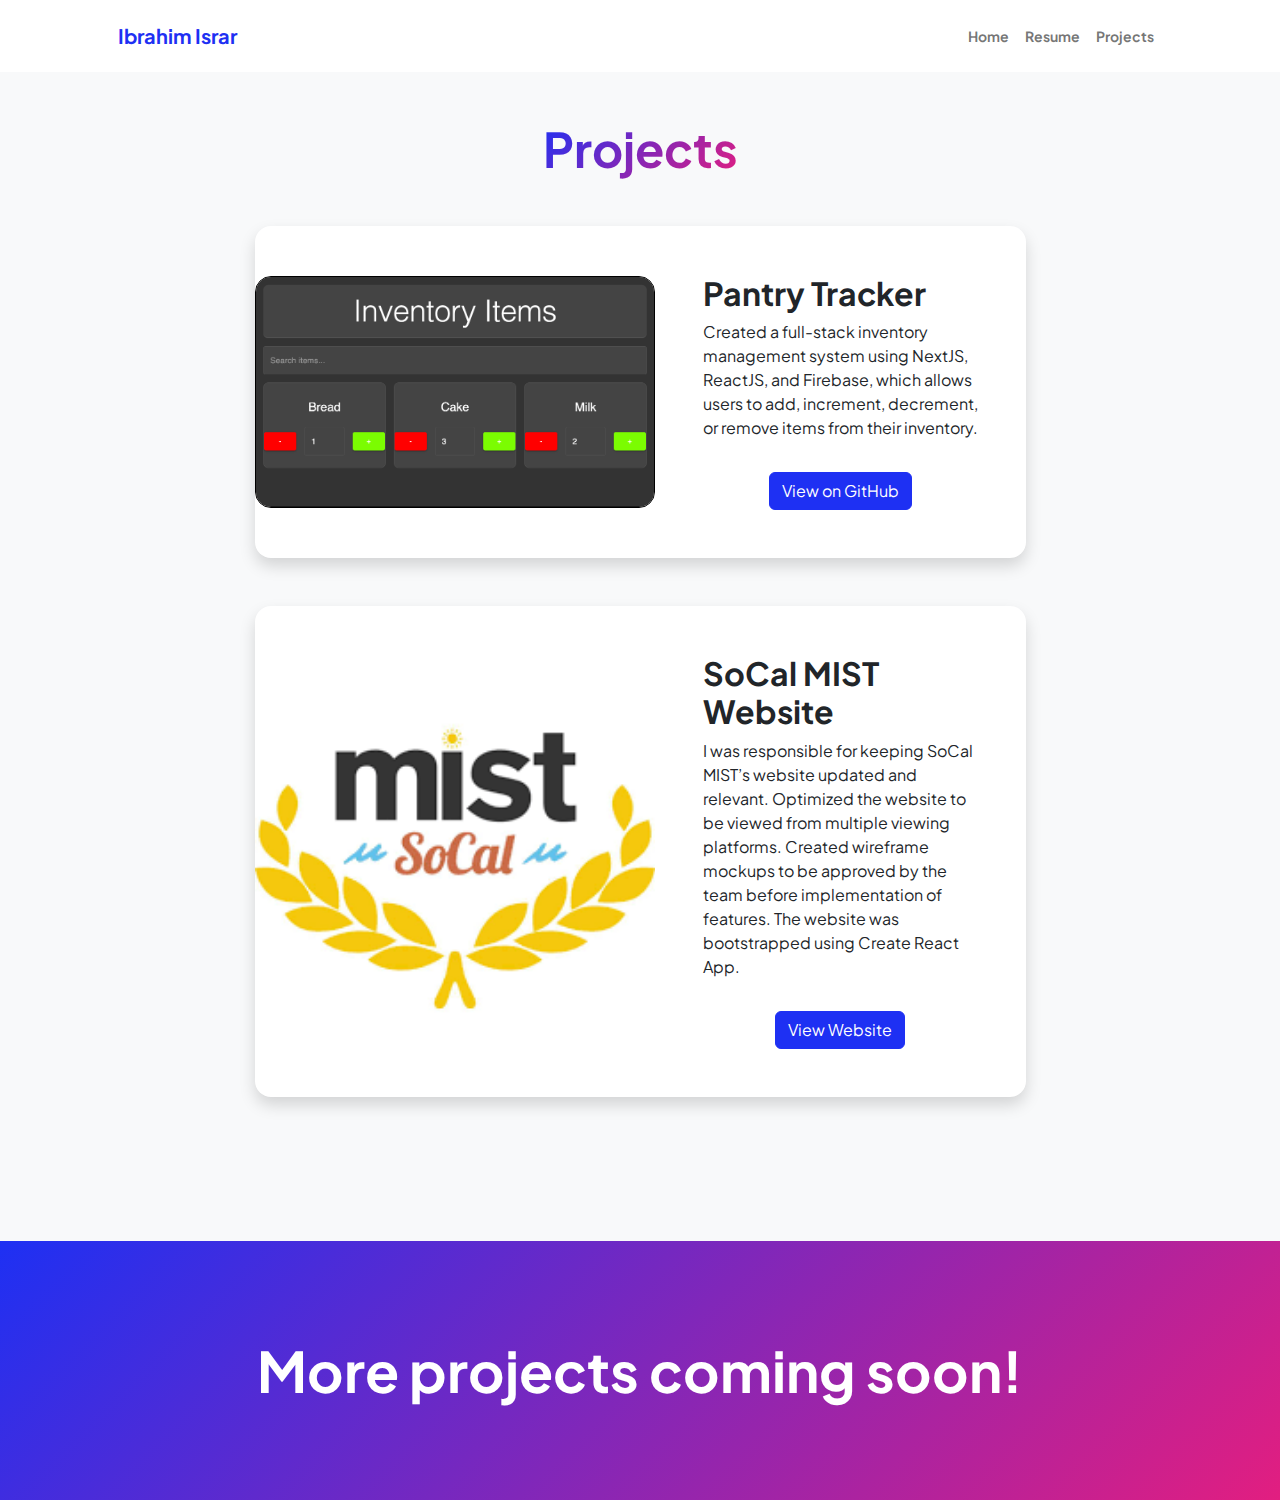
<file: projects.html>
<!DOCTYPE html>
<html lang="en">
    <head>
        <meta charset="utf-8" />
        <meta name="viewport" content="width=device-width, initial-scale=1, shrink-to-fit=no" />
        <meta name="description" content="" />
        <meta name="author" content="" />
        <title>Ibrahim's Projects</title>
        <!-- Favicon-->
        <link rel="icon" type="image/x-icon" href="assets/ibrahim.ico" />
        <!-- Custom Google font-->
        <link rel="preconnect" href="https://fonts.googleapis.com" />
        <link rel="preconnect" href="https://fonts.gstatic.com" crossorigin />
        <link href="https://fonts.googleapis.com/css2?family=Plus+Jakarta+Sans:wght@100;200;300;400;500;600;700;800;900&amp;display=swap" rel="stylesheet" />
        <!-- Bootstrap icons-->
        <link href="https://cdn.jsdelivr.net/npm/bootstrap-icons@1.8.1/font/bootstrap-icons.css" rel="stylesheet" />
        <!-- Core theme CSS (includes Bootstrap)-->
        <link href="css/styles.css" rel="stylesheet" />
    </head>
    <body class="d-flex flex-column h-100 bg-light">
        <main class="flex-shrink-0">
            <!-- Navigation-->
            <nav class="navbar navbar-expand-lg navbar-light bg-white py-3">
                <div class="container px-5">
                    <a class="navbar-brand" href="index.html"><span class="fw-bolder text-primary">Ibrahim Israr</span></a>
                    <button class="navbar-toggler" type="button" data-bs-toggle="collapse" data-bs-target="#navbarSupportedContent" aria-controls="navbarSupportedContent" aria-expanded="false" aria-label="Toggle navigation"><span class="navbar-toggler-icon"></span></button>
                    <div class="collapse navbar-collapse" id="navbarSupportedContent">
                        <ul class="navbar-nav ms-auto mb-2 mb-lg-0 small fw-bolder">
                            <li class="nav-item"><a class="nav-link" href="index.html">Home</a></li>
                            <li class="nav-item"><a class="nav-link" href="resume.html">Resume</a></li>
                            <li class="nav-item"><a class="nav-link" href="projects.html">Projects</a></li>
                            <!-- <li class="nav-item"><a class="nav-link" href="contact.html">Contact</a></li> -->
                        </ul>
                    </div>
                </div>
            </nav>
            <!-- Projects Section-->
            <section class="py-5">
                <div class="container px-5 mb-5">
                    <div class="text-center mb-5">
                        <h1 class="display-5 fw-bolder mb-0"><span class="text-gradient d-inline">Projects</span></h1>
                    </div>
                    <div class="row gx-5 justify-content-center">
                        <div class="col-lg-11 col-xl-9 col-xxl-8">
                            <!-- Project Card 1-->
                            <div class="card overflow-hidden shadow rounded-4 border-0 mb-5">
                                <div class="card-body p-0">
                                    <div class="d-flex align-items-center flex-column flex-md-row">
                                        <a href="https://github.com/ibrahi-m0h/inventory_management" target="_blank" style="flex-shrink: 0;">
                                            <img class="img-fluid" src="assets/Pantry Tracker.png" alt="Pantry Tracker" style="max-width: 100%; height: auto; width: 400px; margin: 0;" />
                                        </a>
                                        <div class="p-3 p-md-5 text-center text-md-start">
                                            <h2 class="fw-bolder">Pantry Tracker</h2>
                                            <p>Created a full-stack inventory management system using NextJS, ReactJS, and Firebase, which allows users to add, increment, decrement, or remove items from their inventory.</p>
                                            <div class="text-center">
                                                <a href="https://github.com/ibrahi-m0h/inventory_management" class="btn btn-primary mt-3" target="_blank">View on GitHub</a>
                                            </div>
                                        </div>
                                    </div>
                                </div>
                            </div>
                    
                            
                            <!-- Project Card 2-->
                            <div class="card overflow-hidden shadow rounded-4 border-0 mb-5">
                                <div class="card-body p-0">
                                    <div class="d-flex align-items-center flex-column flex-md-row">
                                        <a href="https://socalmist.com/" target="_blank" style="flex-shrink: 0;">
                                            <img class="img-fluid" src="assets/mist.png" alt="SoCal MIST Website" style="max-width: 100%; height: auto; width: 400px; margin: 0; border: none;" />
                                        </a>
                                        
                                        <div class="p-3 p-md-5 text-center text-md-start">
                                            <h2 class="fw-bolder">SoCal MIST Website</h2>
                                            <p>I was responsible for keeping SoCal MIST’s website updated and relevant. Optimized the website to be viewed from multiple viewing platforms. Created wireframe mockups to be approved by the team before implementation of features. The website was bootstrapped using Create React App.</p>
                                            <div class="text-center">
                                                <a href="https://socalmist.com/" class="btn btn-primary mt-3" target="_blank">View Website</a>
                                            </div>
                                        </div>
                                    </div>
                                </div>
                            </div>                           
                        </div>
                    </div>
                </div>
            </section>
            <!-- Call to action section-->
            <section class="py-5 bg-gradient-primary-to-secondary text-white">
                <div class="container px-5 my-5">
                    <div class="text-center">
                        <h2 class="display-4 fw-bolder mb-4">More projects coming soon!</h2>
                        <!-- <a class="btn btn-outline-light btn-lg px-5 py-3 fs-6 fw-bolder" href="contact.html">Contact me</a> -->
                    </div>
                </div>
            </section>
        </main>
        <!-- Footer-->
        <!-- <footer class="bg-white py-4 mt-auto">
            <div class="container px-5">
                <div class="row align-items-center justify-content-between flex-column flex-sm-row">
                    <div class="col-auto"><div class="small m-0">Copyright &copy; Your Website 2023</div></div>
                    <div class="col-auto">
                        <a class="small" href="#!">Privacy</a>
                        <span class="mx-1">&middot;</span>
                        <a class="small" href="#!">Terms</a>
                        <span class="mx-1">&middot;</span>
                        <a class="small" href="#!">Contact</a>
                    </div>
                </div>
            </div>
        </footer> -->
        <!-- Bootstrap core JS-->
        <script src="https://cdn.jsdelivr.net/npm/bootstrap@5.2.3/dist/js/bootstrap.bundle.min.js"></script>
        <!-- Core theme JS-->
        <script src="js/scripts.js"></script>
    </body>
</html>
</file>
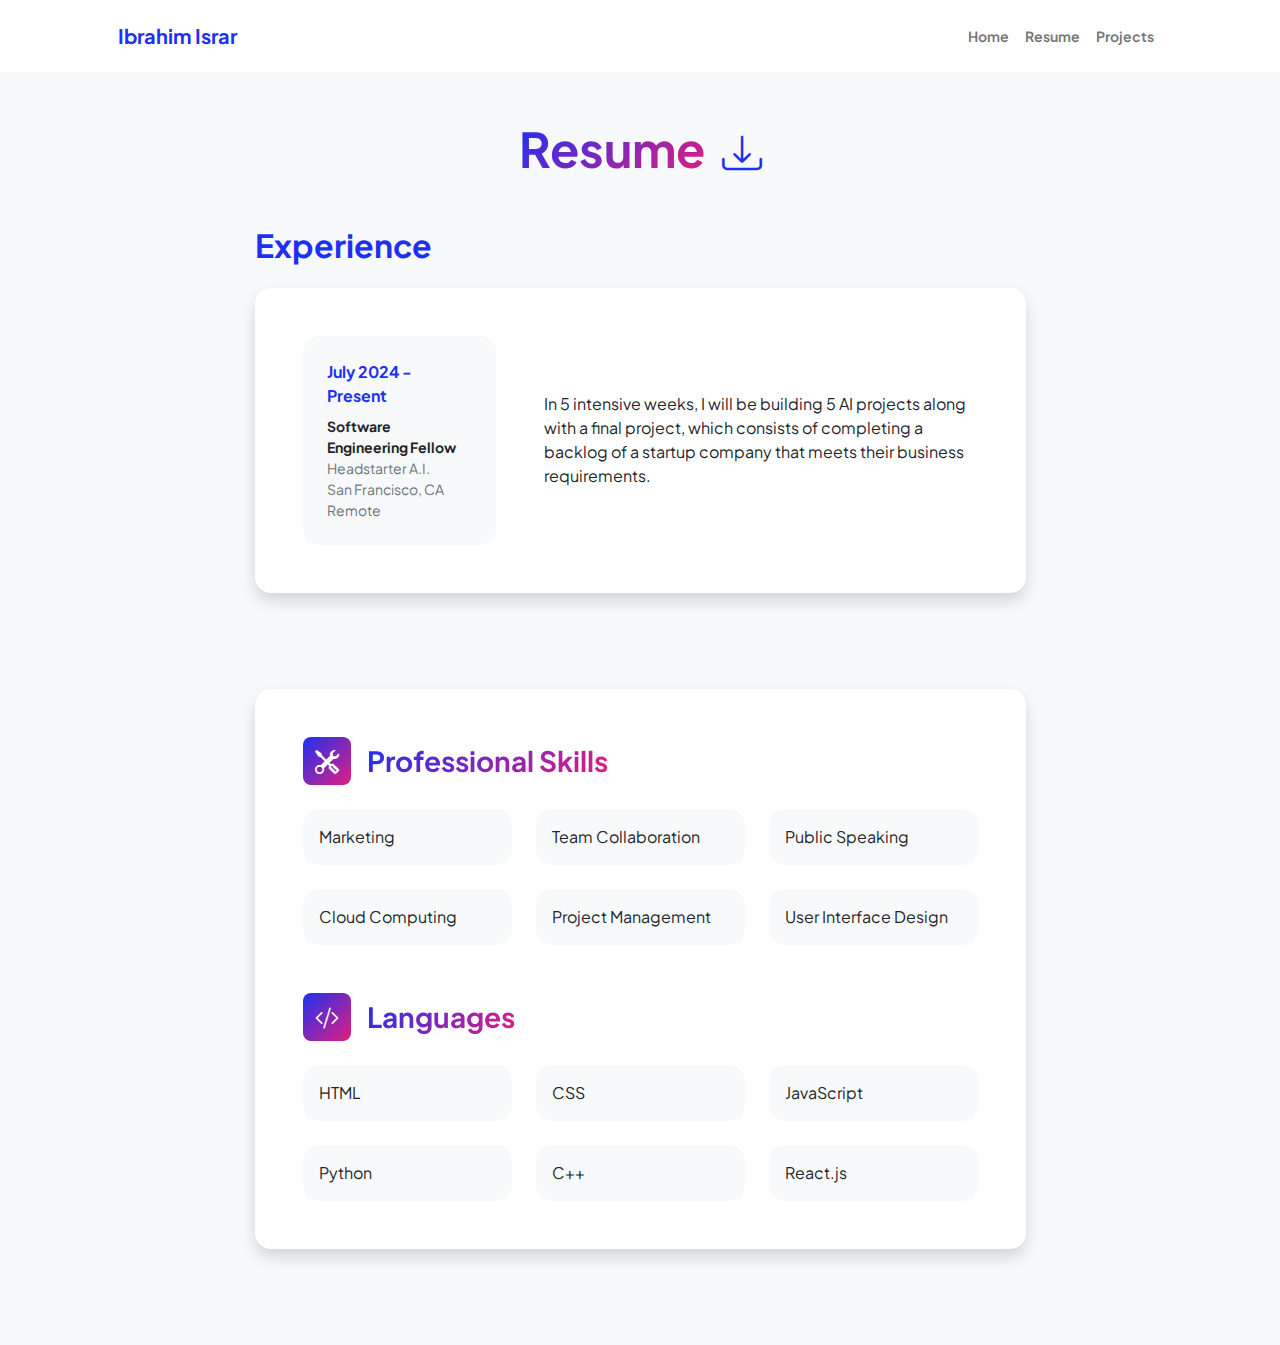
<file: resume.html>
<!DOCTYPE html>
<html lang="en">
    <head>
        <meta charset="utf-8" />
        <meta name="viewport" content="width=device-width, initial-scale=1, shrink-to-fit=no" />
        <meta name="description" content="" />
        <meta name="author" content="" />
        <title>Ibrahim's Resume</title>
        <!-- Favicon-->
        <link rel="icon" type="image/x-icon" href="assets/ibrahim.ico" />
        <!-- Custom Google font-->
        <link rel="preconnect" href="https://fonts.googleapis.com" />
        <link rel="preconnect" href="https://fonts.gstatic.com" crossorigin />
        <link href="https://fonts.googleapis.com/css2?family=Plus+Jakarta+Sans:wght@100;200;300;400;500;600;700;800;900&amp;display=swap" rel="stylesheet" />
        <!-- Bootstrap icons-->
        <link href="https://cdn.jsdelivr.net/npm/bootstrap-icons@1.8.1/font/bootstrap-icons.css" rel="stylesheet" />
        <!-- Core theme CSS (includes Bootstrap)-->
        <link href="css/styles.css" rel="stylesheet" />
    </head>
    <body class="d-flex flex-column h-100 bg-light">
        <main class="flex-shrink-0">
            <!-- Navigation-->
            <nav class="navbar navbar-expand-lg navbar-light bg-white py-3">
                <div class="container px-5">
                    <a class="navbar-brand" href="index.html"><span class="fw-bolder text-primary">Ibrahim Israr</span></a>
                    <button class="navbar-toggler" type="button" data-bs-toggle="collapse" data-bs-target="#navbarSupportedContent" aria-controls="navbarSupportedContent" aria-expanded="false" aria-label="Toggle navigation"><span class="navbar-toggler-icon"></span></button>
                    <div class="collapse navbar-collapse" id="navbarSupportedContent">
                        <ul class="navbar-nav ms-auto mb-2 mb-lg-0 small fw-bolder">
                            <li class="nav-item"><a class="nav-link" href="index.html">Home</a></li>
                            <li class="nav-item"><a class="nav-link" href="resume.html">Resume</a></li>
                            <li class="nav-item"><a class="nav-link" href="projects.html">Projects</a></li>
                            <!-- <li class="nav-item"><a class="nav-link" href="contact.html">Contact</a></li> -->
                        </ul>
                    </div>
                </div>
            </nav>
            <!-- Page Content-->
            <div class="container px-5 my-5">
                <div class="text-center mb-5">
                    <h1 class="display-5 fw-bolder mb-0"><span class="text-gradient d-inline">Resume</span>
                        <a href="assets/ibrahim-israr-software-engineering-resume.pdf" target="_blank" class="text-decoration-none text-primary ms-2">
                            <i class="bi bi-download download-icon fs-1"></i>
                        </a>
                    </h1>
                </div>
                <div class="row gx-5 justify-content-center">
                    <div class="col-lg-11 col-xl-9 col-xxl-8">
                        <!-- Experience Section-->
                        <section>
                            <div class="d-flex align-items-center justify-content-between mb-4">
                                <h2 class="text-primary fw-bolder mb-0">Experience</h2>
                            </div>
                            
                            <!-- Experience Card 1-->
                            <div class="card shadow border-0 rounded-4 mb-5">
                                <div class="card-body p-5">
                                    <div class="row align-items-center gx-5">
                                        <div class="col text-center text-lg-start mb-4 mb-lg-0">
                                            <div class="bg-light p-4 rounded-4">
                                                <div class="text-primary fw-bolder mb-2">July 2024 - Present</div>
                                                <div class="small fw-bolder">Software Engineering Fellow</div>
                                                <div class="small text-muted">Headstarter A.I.</div>
                                                <div class="small text-muted">San Francisco, CA</div>
                                                <div class="small text-muted">Remote</div>
                                            </div>
                                        </div>
                                        <div class="col-lg-8"><div>In 5 intensive weeks, I will be building 5 AI projects along with a final project, which consists of completing a backlog of a startup company that meets their business requirements.</div></div>
                                    </div>
                                </div>
                            </div>
                            <!-- Experience Card 2-->
                            <!-- <div class="card shadow border-0 rounded-4 mb-5">
                                <div class="card-body p-5">
                                    <div class="row align-items-center gx-5">
                                        <div class="col text-center text-lg-start mb-4 mb-lg-0">
                                            <div class="bg-light p-4 rounded-4">
                                                <div class="text-primary fw-bolder mb-2">Summer 2023</div>
                                                <div class="small fw-bolder">Engineering Intern</div>
                                                <div class="small text-muted">Applied Medical</div>
                                                <div class="small text-muted">Rancho Santa Margarita, CA</div>
                                                <div class="small text-muted">In-Person</div>
                                            </div>
                                        </div>
                                        <div class="col-lg-8"><div>Collaborated with a team on creating a contraption that can grab onto a Trocar securely. Programmed a microcontrolelr using Arduino, analyzing voltage data extrapolated from user input. Presented a successful contraption demonstration to group of Mechanical and Electrical Engineers.</div></div>
                                    </div>
                                </div>
                            </div> -->
                        </section>
                        <!-- Education Section-->
                        <!-- <section>
                            <h2 class="text-secondary fw-bolder mb-4">Education</h2> -->
                            <!-- Education Card 1-->
                            <!-- <div class="card shadow border-0 rounded-4 mb-5">
                                <div class="card-body p-5">
                                    <div class="row align-items-center gx-5">
                                        <div class="col text-center text-lg-start mb-4 mb-lg-0">
                                            <div class="bg-light p-4 rounded-4">
                                                <div class="text-secondary fw-bolder mb-2">2021 - 2024</div>
                                                <div class="mb-2">
                                                    <div class="small fw-bolder">Cal State University, Fullerton</div>
                                                    <div class="small text-muted">Fullerton, CA</div>
                                                </div>
                                                <div class="fst-italic">
                                                    <div class="small text-muted">Bachelor's</div>
                                                    <div class="small text-muted">Computer Science</div>
                                                </div>
                                            </div>
                                        </div>
                                        <!-- <div class="col-lg-8"><div>Lorem ipsum dolor sit amet consectetur adipisicing elit. Delectus laudantium, voluptatem quis repellendus eaque sit animi illo ipsam amet officiis corporis sed aliquam non voluptate corrupti excepturi maxime porro fuga.</div></div> -->
                                    <!-- </div>
                                </div>
                            </div> --> 
                            <!-- Education Card 2-->
                            <!-- <div class="card shadow border-0 rounded-4 mb-5">
                                <div class="card-body p-5">
                                    <div class="row align-items-center gx-5">
                                        <div class="col text-center text-lg-start mb-4 mb-lg-0">
                                            <div class="bg-light p-4 rounded-4">
                                                <div class="text-secondary fw-bolder mb-2">2011 - 2015</div>
                                                <div class="mb-2">
                                                    <div class="small fw-bolder">ULA</div>
                                                    <div class="small text-muted">Los Angeles, CA</div>
                                                </div>
                                                <div class="fst-italic">
                                                    <div class="small text-muted">Undergraduate</div>
                                                    <div class="small text-muted">Computer Science</div>
                                                </div>
                                            </div>
                                        </div>
                                        <div class="col-lg-8"><div>Lorem ipsum dolor sit amet consectetur adipisicing elit. Delectus laudantium, voluptatem quis repellendus eaque sit animi illo ipsam amet officiis corporis sed aliquam non voluptate corrupti excepturi maxime porro fuga.</div></div>
                                    </div>
                                </div>
                            </div>
                        </section> -->
                        <!-- Divider-->
                        <div class="pb-5"></div>
                        <!-- Skills Section-->
                        <section>
                            <!-- Skillset Card-->
                            <div class="card shadow border-0 rounded-4 mb-5">
                                <div class="card-body p-5">
                                    <!-- Professional skills list-->
                                    <div class="mb-5">
                                        <div class="d-flex align-items-center mb-4">
                                            <div class="feature bg-primary bg-gradient-primary-to-secondary text-white rounded-3 me-3"><i class="bi bi-tools"></i></div>
                                            <h3 class="fw-bolder mb-0"><span class="text-gradient d-inline">Professional Skills</span></h3>
                                        </div>
                                        <div class="row row-cols-1 row-cols-md-3 mb-4">
                                            <div class="col mb-4 mb-md-0"><div class="d-flex align-items-center bg-light rounded-4 p-3 h-100">Marketing</div></div>
                                            <div class="col mb-4 mb-md-0"><div class="d-flex align-items-center bg-light rounded-4 p-3 h-100">Team Collaboration</div></div>
                                            <div class="col"><div class="d-flex align-items-center bg-light rounded-4 p-3 h-100">Public Speaking</div></div>
                                        </div>
                                        <div class="row row-cols-1 row-cols-md-3">
                                            <div class="col mb-4 mb-md-0"><div class="d-flex align-items-center bg-light rounded-4 p-3 h-100">Cloud Computing</div></div>
                                            <div class="col mb-4 mb-md-0"><div class="d-flex align-items-center bg-light rounded-4 p-3 h-100">Project Management</div></div>
                                            <div class="col"><div class="d-flex align-items-center bg-light rounded-4 p-3 h-100">User Interface Design</div></div>
                                        </div>
                                    </div>
                                    <!-- Languages list-->
                                    <div class="mb-0">
                                        <div class="d-flex align-items-center mb-4">
                                            <div class="feature bg-primary bg-gradient-primary-to-secondary text-white rounded-3 me-3"><i class="bi bi-code-slash"></i></div>
                                            <h3 class="fw-bolder mb-0"><span class="text-gradient d-inline">Languages</span></h3>
                                        </div>
                                        <div class="row row-cols-1 row-cols-md-3 mb-4">
                                            <div class="col mb-4 mb-md-0"><div class="d-flex align-items-center bg-light rounded-4 p-3 h-100">HTML</div></div>
                                            <div class="col mb-4 mb-md-0"><div class="d-flex align-items-center bg-light rounded-4 p-3 h-100">CSS</div></div>
                                            <div class="col"><div class="d-flex align-items-center bg-light rounded-4 p-3 h-100">JavaScript</div></div>
                                        </div>
                                        <div class="row row-cols-1 row-cols-md-3">
                                            <div class="col mb-4 mb-md-0"><div class="d-flex align-items-center bg-light rounded-4 p-3 h-100">Python</div></div>
                                            <div class="col mb-4 mb-md-0"><div class="d-flex align-items-center bg-light rounded-4 p-3 h-100">C++</div></div>
                                            <div class="col"><div class="d-flex align-items-center bg-light rounded-4 p-3 h-100">React.js</div></div>
                                        </div>
                                    </div>
                                </div>
                            </div>
                        </section>
                    </div>
                </div>
            </div>
        </main>
        <!-- Footer-->
        <!-- <footer class="bg-white py-4 mt-auto">
            <div class="container px-5">
                <div class="row align-items-center justify-content-between flex-column flex-sm-row">
                    <div class="col-auto"><div class="small m-0">Copyright &copy; Your Website 2023</div></div>
                    <div class="col-auto">
                        <a class="small" href="#!">Privacy</a>
                        <span class="mx-1">&middot;</span>
                        <a class="small" href="#!">Terms</a>
                        <span class="mx-1">&middot;</span>
                        <a class="small" href="#!">Contact</a>
                    </div>
                </div>
            </div>
        </footer> -->
        <!-- Bootstrap core JS-->
        <script src="https://cdn.jsdelivr.net/npm/bootstrap@5.2.3/dist/js/bootstrap.bundle.min.js"></script>
        <!-- Core theme JS-->
        <script src="js/scripts.js"></script>
    </body>
</html>
</file>
